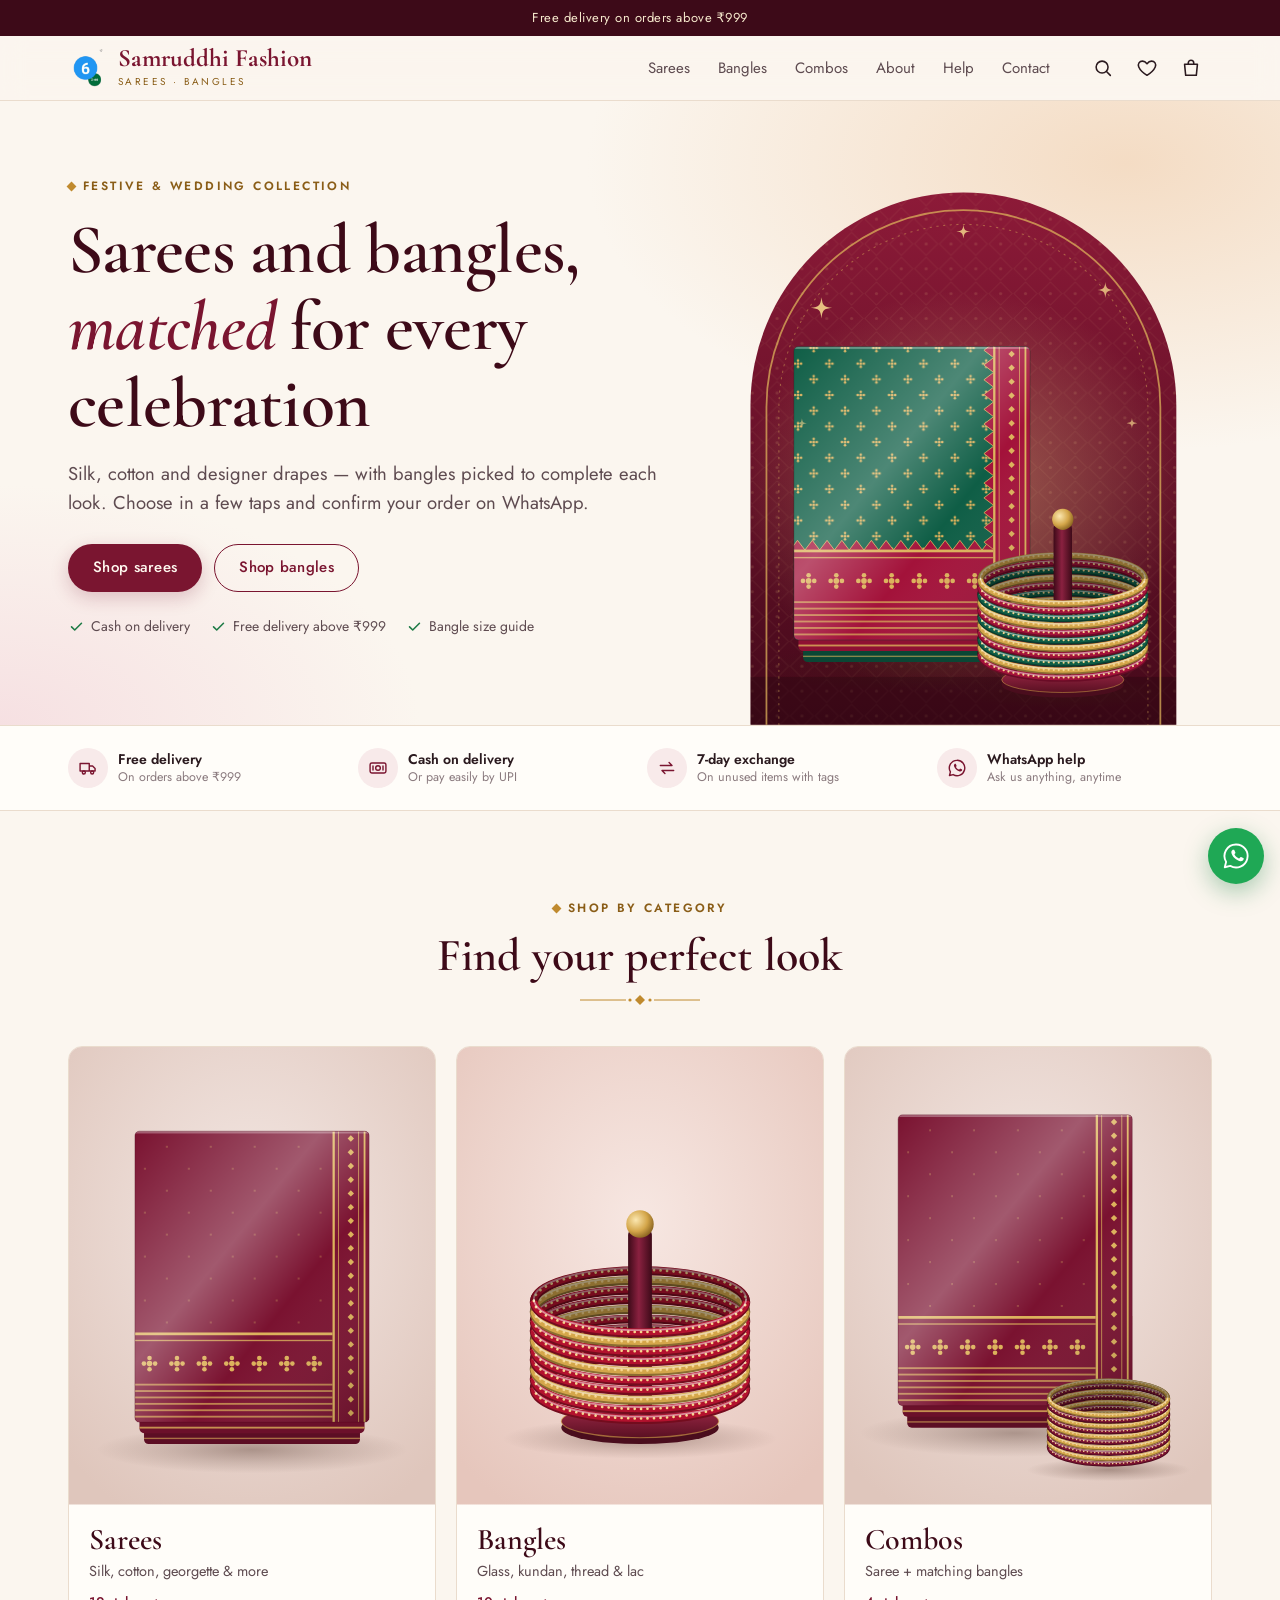
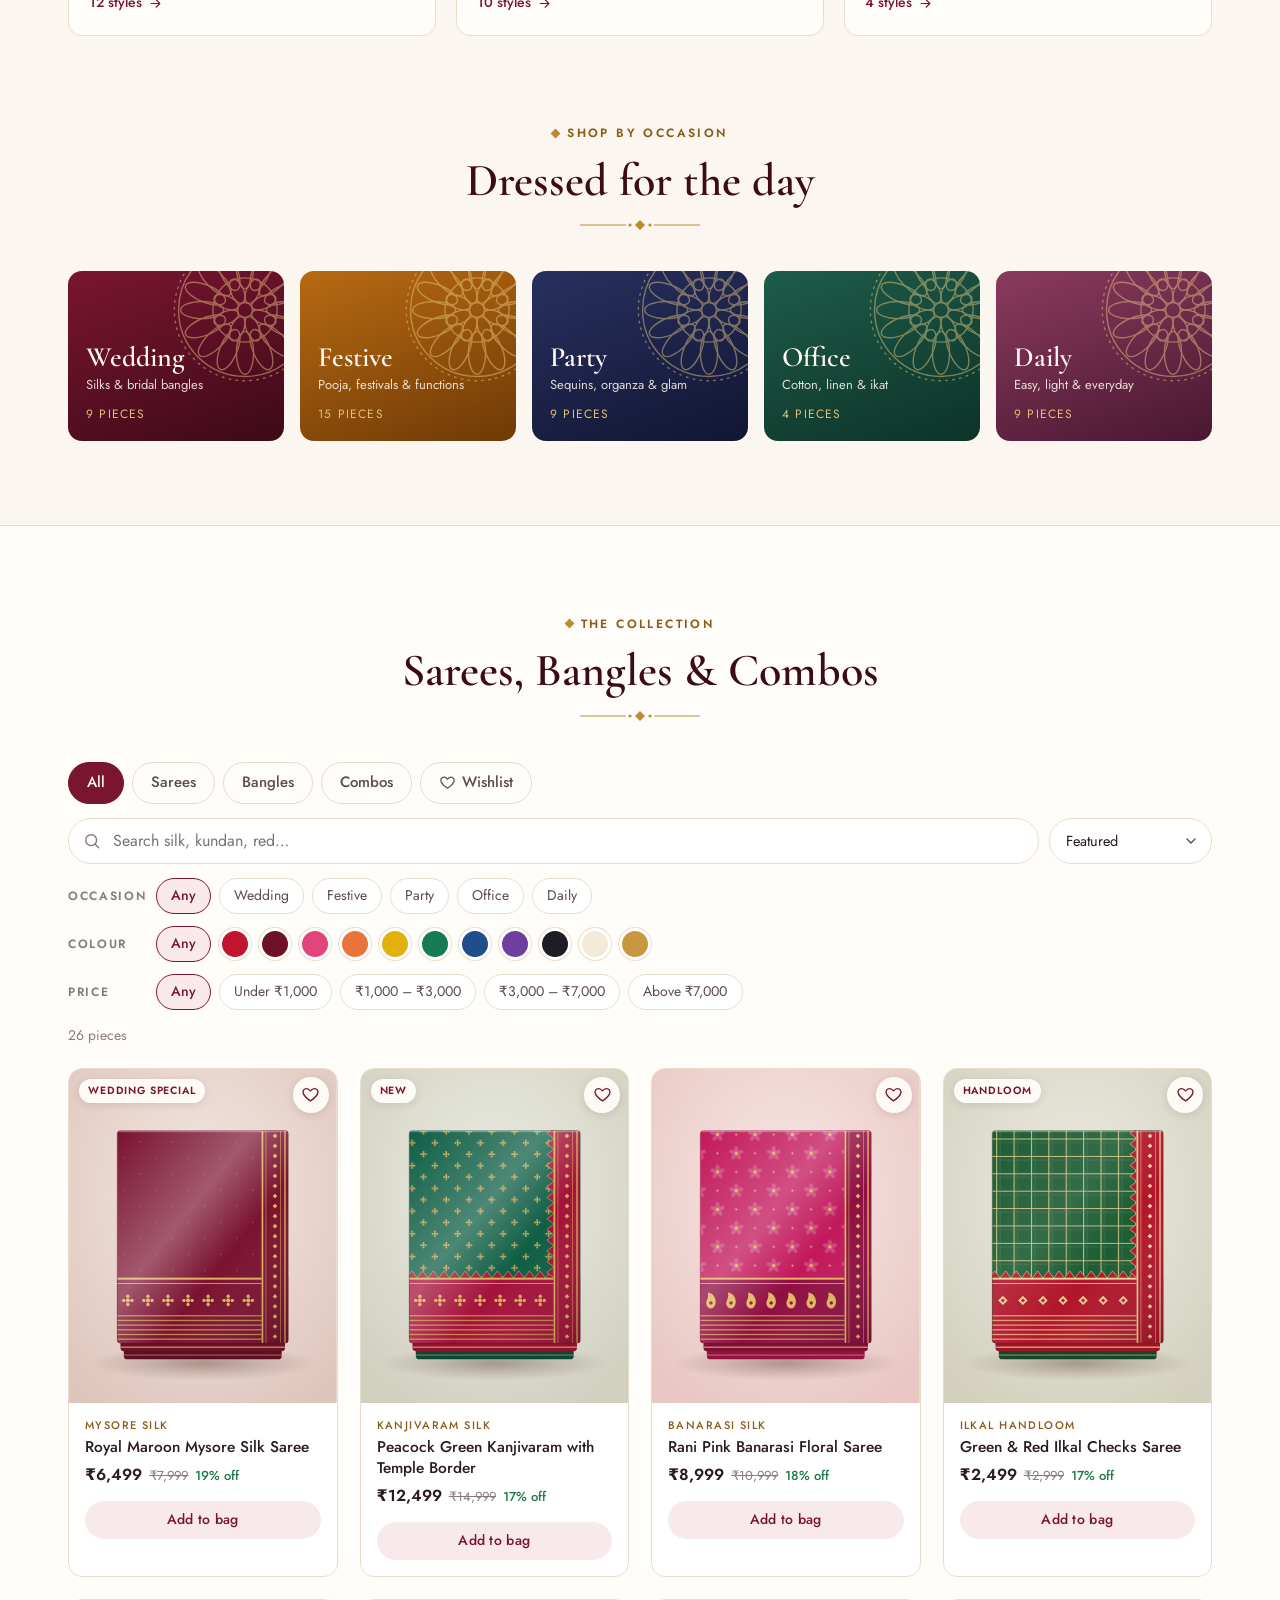
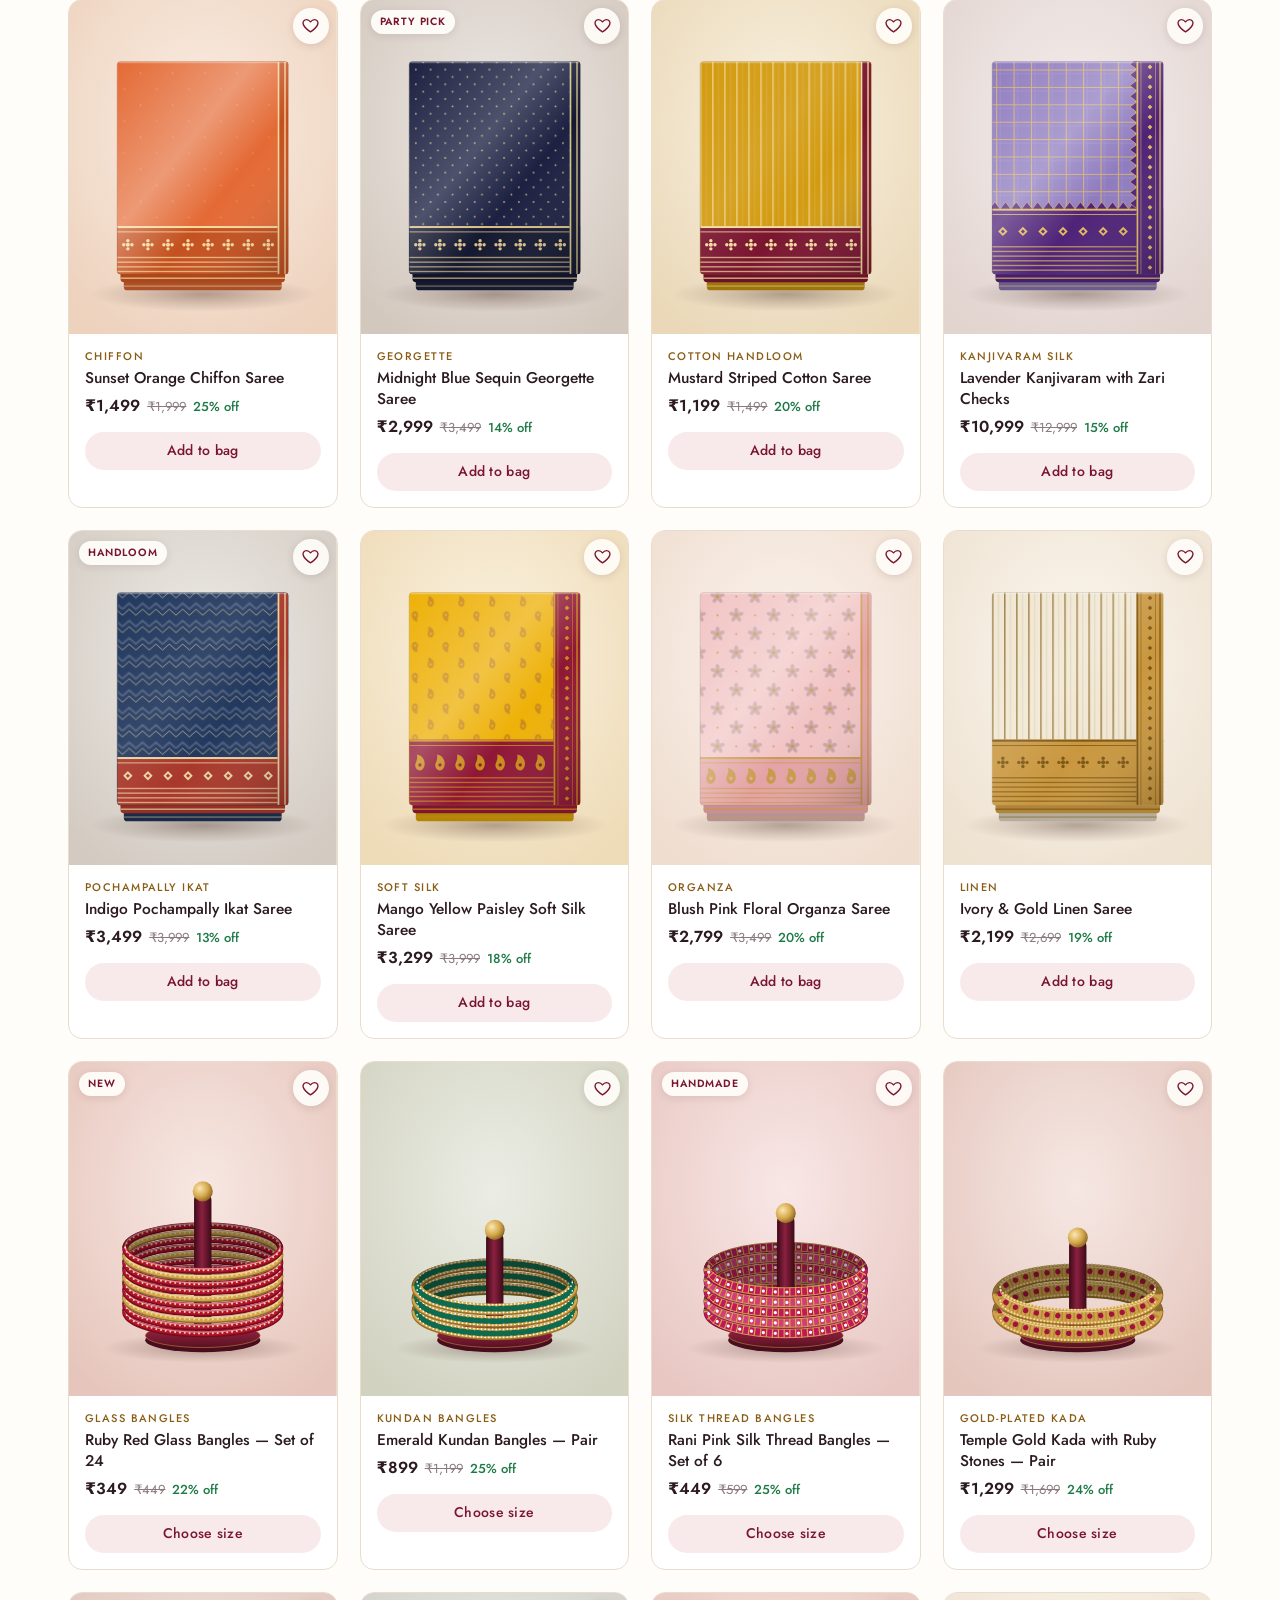
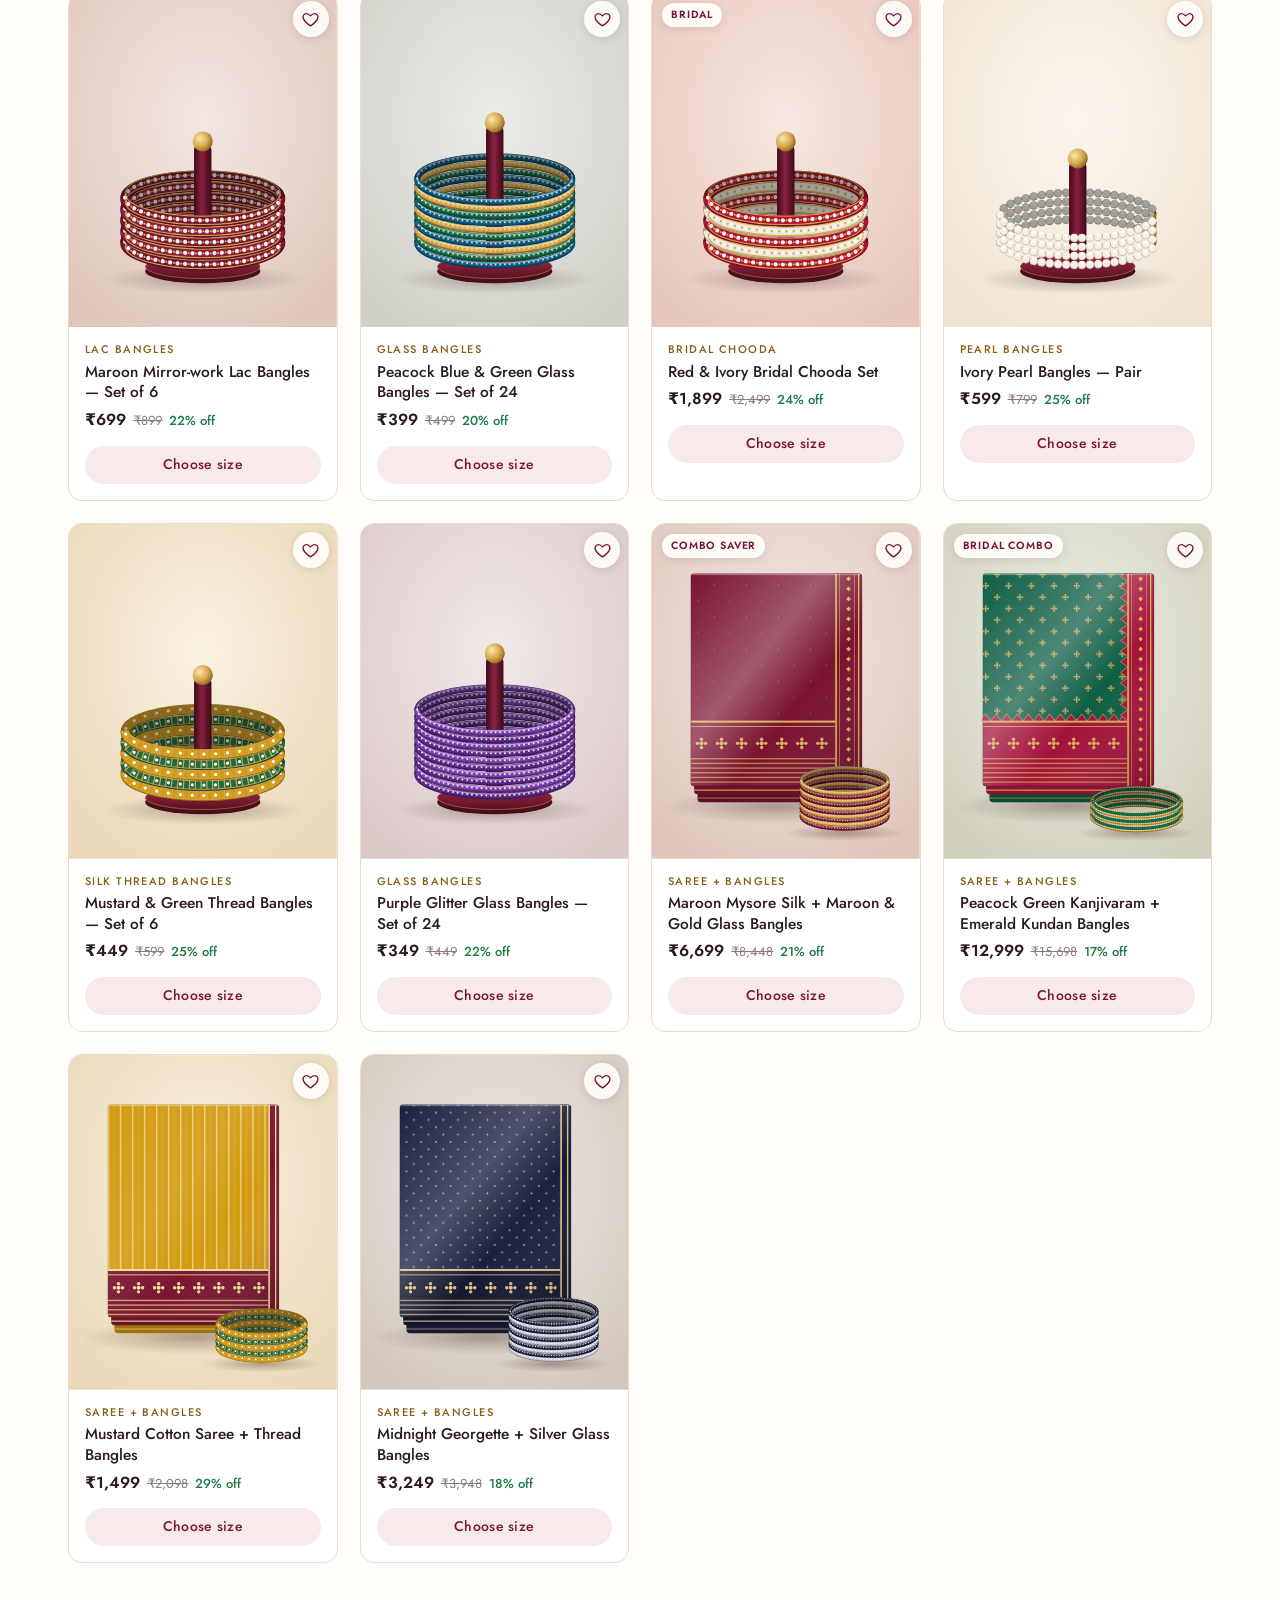
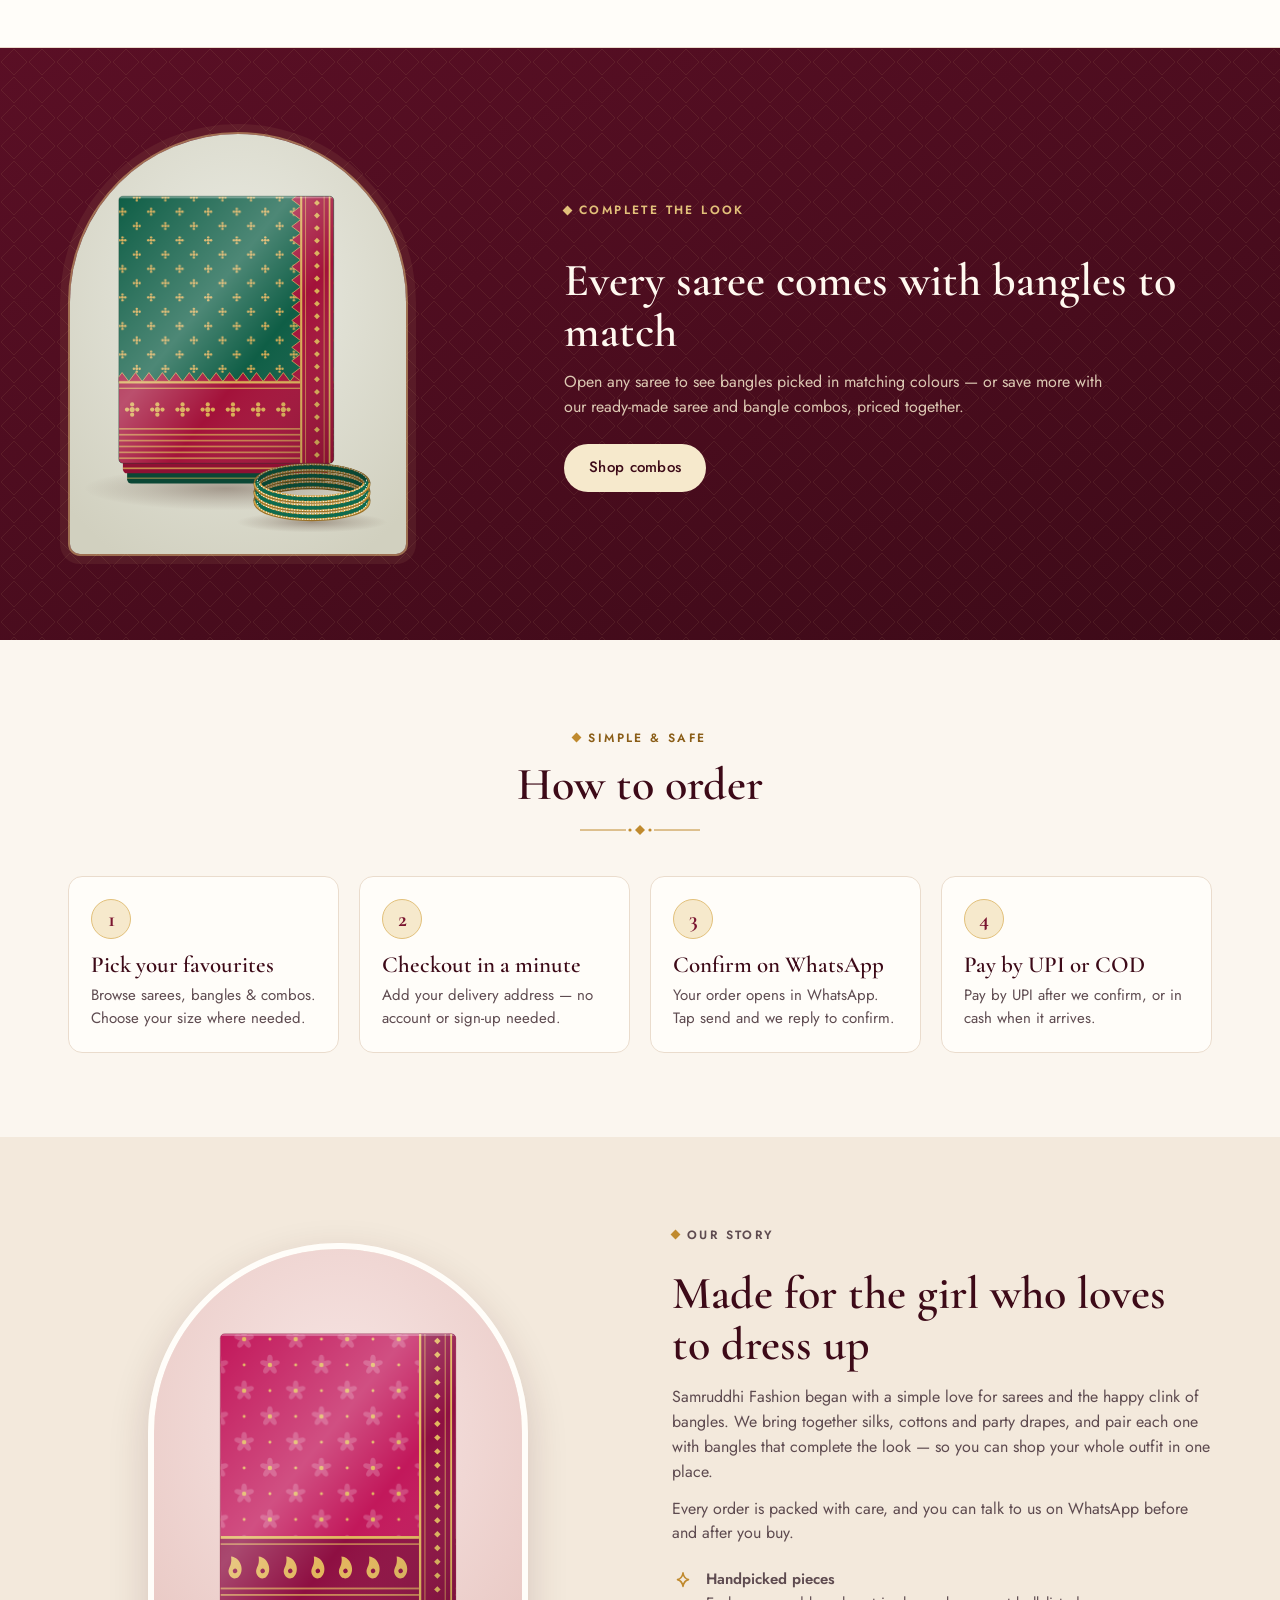
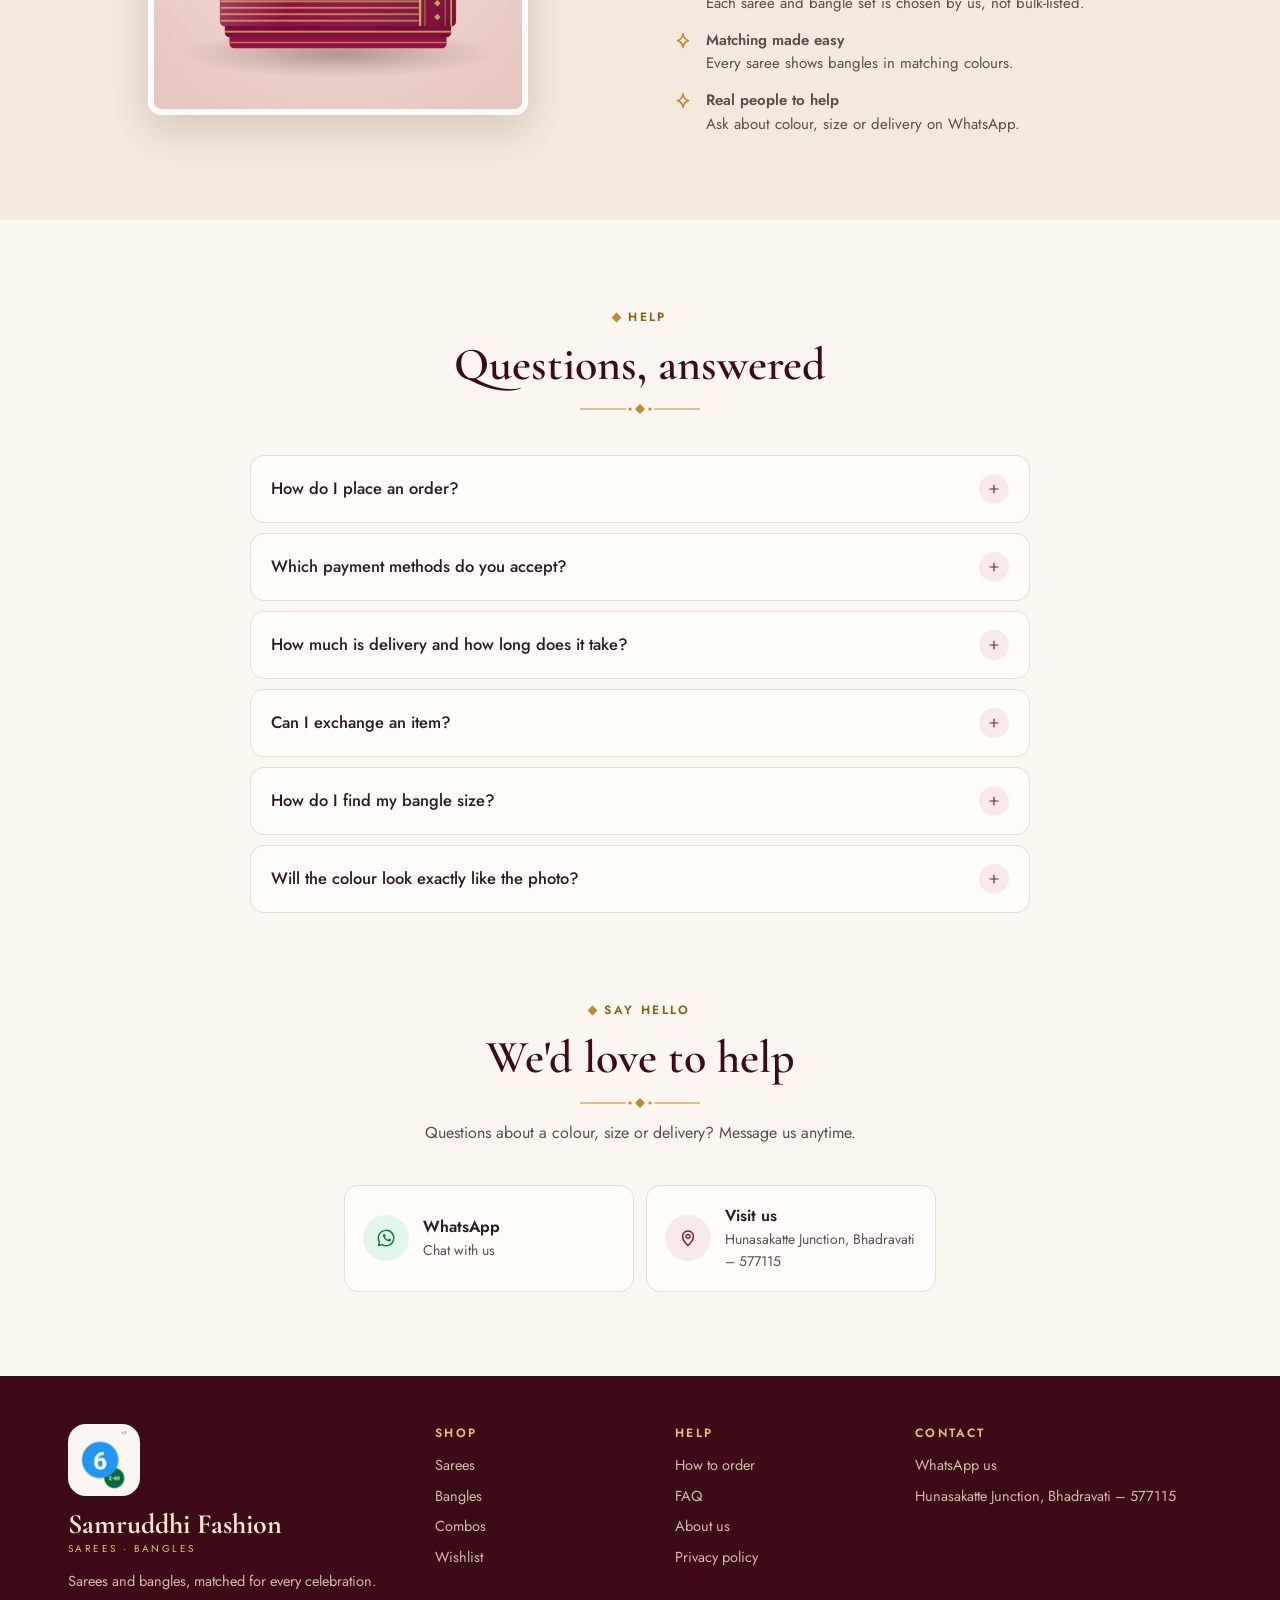
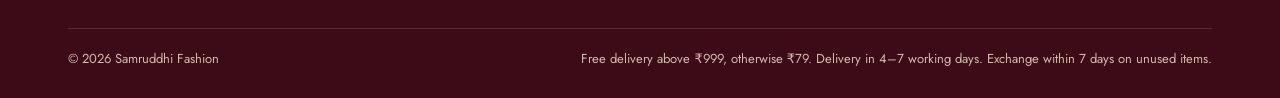
<file: index.html>
<!doctype html>
<html lang="en">
<head>
  <meta charset="utf-8">
  <meta name="viewport" content="width=device-width, initial-scale=1, viewport-fit=cover">
  <title>Samruddhi Fashion — Sarees &amp; Bangles</title>
  <meta name="description" content="Shop silk, cotton and designer sarees with matching bangles — glass, kundan, thread and lac. Order easily on WhatsApp, pay by UPI or cash on delivery.">
  <meta name="theme-color" content="#7a1530">
  <meta property="og:title" content="Samruddhi Fashion — Sarees & Bangles">
  <meta property="og:description" content="Sarees and bangles, matched for every celebration. Order on WhatsApp.">
  <meta property="og:type" content="website">
  <link rel="icon" type="image/png" href="images/logo.png">
  <link rel="apple-touch-icon" href="images/icons/apple-touch-icon.png">
  <link rel="manifest" href="manifest.webmanifest">
  <link rel="preconnect" href="https://fonts.googleapis.com">
  <link rel="preconnect" href="https://fonts.gstatic.com" crossorigin>
  <link rel="stylesheet" href="https://fonts.googleapis.com/css2?family=Cormorant+Garamond:ital,wght@0,500;0,600;0,700;1,500;1,600&family=Jost:wght@400;500;600&display=swap">
  <link rel="stylesheet" href="css/style.css">
</head>
<body>

  <div class="setup" id="setupBanner" hidden></div>
  <div class="announce" aria-live="off"><span id="announce"></span></div>

  <!-- ============================== HEADER ============================== -->
  <header class="header">
    <div class="wrap header-in">
      <button type="button" class="icon-btn only-mobile" id="menuBtn" aria-label="Open menu"><span data-i="menu"></span></button>
      <a class="logo" href="#top" aria-label="Home">
        <img class="logo-mark" src="images/logo.png" alt="" width="40" height="40">
        <span class="logo-text"><span class="logo-name" data-shop-name>Samruddhi Fashion</span><span class="logo-sub" data-shop-tagline>Sarees · Bangles</span></span>
      </a>
      <nav class="nav only-desktop" aria-label="Main">
        <span class="nav-cats" id="navCats"><a href="#shop" data-go="all">Shop</a></span>
        <a href="#about">About</a>
        <a href="#faq">Help</a>
        <a href="#contact">Contact</a>
      </nav>
      <div class="header-actions">
        <button type="button" class="icon-btn" id="searchBtn" aria-label="Search"><span data-i="search"></span></button>
        <button type="button" class="icon-btn" data-go="wishlist" aria-label="Wishlist"><span data-i="heart"></span><span class="dot" data-wish-count hidden></span></button>
        <button type="button" class="icon-btn" id="bagBtn" aria-label="Open bag"><span data-i="bag"></span><span class="dot" data-bag-count hidden></span></button>
      </div>
    </div>
  </header>

  <main id="top">
    <!-- ============================== HERO ============================== -->
    <section class="hero">
      <div class="wrap hero-in">
        <div class="hero-copy">
          <p class="eyebrow">Festive &amp; wedding collection</p>
          <h1>Sarees and bangles, <em>matched</em> for every celebration</h1>
          <p class="lead">Silk, cotton and designer drapes — with bangles picked to complete each look. Choose in a few taps and confirm your order on WhatsApp.</p>
          <div class="hero-cta">
            <a class="btn btn-primary" href="#shop" data-go="all" id="heroCta1">Shop now</a>
            <a class="btn btn-ghost" href="#shop" data-go="all" id="heroCta2" hidden>Shop</a>
          </div>
          <ul class="hero-points" id="heroPoints"></ul>
        </div>
        <div class="hero-art" id="heroArt"></div>
      </div>
    </section>

    <div class="trust-wrap"><ul class="trust" id="trust"></ul></div>

    <!-- ============================ CATEGORIES ============================ -->
    <section class="section" id="categories">
      <div class="wrap">
        <div class="section-head">
          <p class="eyebrow">Shop by category</p>
          <h2>Find your perfect look</h2>
        </div>
        <div class="cat-grid" id="catGrid"></div>
      </div>
    </section>

    <!-- ============================= OCCASIONS ============================= -->
    <section class="section occ-section" id="occasions">
      <div class="wrap">
        <div class="section-head">
          <p class="eyebrow">Shop by occasion</p>
          <h2>Dressed for the day</h2>
        </div>
        <div class="occ-grid" id="occGrid"></div>
      </div>
    </section>

    <!-- =============================== SHOP =============================== -->
    <section class="section shop" id="shop">
      <div class="wrap">
        <div class="section-head">
          <p class="eyebrow">The collection</p>
          <h2 id="shopHeading">Shop the collection</h2>
        </div>

        <div class="toolbar">
          <div class="tabs" id="catTabs" aria-label="Category"></div>
          <div class="tool-row">
            <label class="search">
              <span data-i="search"></span>
              <input id="searchInput" type="search" placeholder="Search silk, kundan, red…" autocomplete="off" enterkeyhint="search" aria-label="Search products">
            </label>
            <select class="select" id="sortSelect" aria-label="Sort by">
              <option value="featured">Featured</option>
              <option value="new">Newest</option>
              <option value="low">Price: low to high</option>
              <option value="high">Price: high to low</option>
              <option value="off">Biggest discount</option>
            </select>
            <button type="button" class="btn btn-outline only-mobile" id="filterToggle" aria-expanded="false" aria-controls="filterPanel">Filters <span id="filterCount"></span></button>
          </div>
          <div class="filter-panel" id="filterPanel">
            <div class="f-group"><span class="f-label">Occasion</span><div class="chips" id="occasionChips"></div></div>
            <div class="f-group"><span class="f-label">Colour</span><div class="chips" id="colorChips"></div></div>
            <div class="f-group"><span class="f-label">Price</span><div class="chips" id="priceChips"></div></div>
          </div>
          <div class="result-bar"><span id="resultCount" aria-live="polite"></span><button type="button" class="link-btn" id="clearFilters" hidden>Clear filters</button></div>
        </div>

        <div class="grid" id="grid"></div>
      </div>
    </section>

    <!-- ========================= COMPLETE THE LOOK ========================= -->
    <section class="section match" id="matchSection">
      <div class="wrap match-in">
        <div class="match-art" id="matchArt"></div>
        <div class="match-copy">
          <p class="eyebrow">Complete the look</p>
          <h2>Every saree comes with bangles to match</h2>
          <p>Open any saree to see bangles picked in matching colours — or save more with our ready-made saree and bangle combos, priced together.</p>
          <a class="btn btn-primary" href="#shop" data-go="all" id="matchCta">Shop combos</a>
        </div>
      </div>
    </section>

    <!-- =========================== HOW TO ORDER =========================== -->
    <section class="section" id="how">
      <div class="wrap">
        <div class="section-head">
          <p class="eyebrow">Simple &amp; safe</p>
          <h2>How to order</h2>
        </div>
        <ol class="steps" id="steps"></ol>
      </div>
    </section>

    <!-- =============================== ABOUT =============================== -->
    <section class="section about" id="about">
      <div class="wrap about-in">
        <div class="about-art"><div id="aboutArt"></div></div>
        <div class="about-copy">
          <p class="eyebrow">Our story</p>
          <h2 id="aboutTitle"></h2>
          <div id="aboutText"></div>
          <ul class="about-points" id="aboutPoints"></ul>
        </div>
      </div>
    </section>

    <!-- ================================ FAQ ================================ -->
    <section class="section" id="faq">
      <div class="wrap">
        <div class="section-head">
          <p class="eyebrow">Help</p>
          <h2>Questions, answered</h2>
        </div>
        <div class="faq-list" id="faqList"></div>
      </div>
    </section>

    <!-- ============================== CONTACT ============================== -->
    <section class="section contact" id="contact">
      <div class="wrap">
        <div class="section-head">
          <p class="eyebrow">Say hello</p>
          <h2>We'd love to help</h2>
          <p class="sub">Questions about a colour, size or delivery? Message us anytime.</p>
        </div>
        <div class="contact-grid" id="contactGrid"></div>
      </div>
    </section>
  </main>

  <!-- ============================== FOOTER ============================== -->
  <footer class="footer">
    <div class="wrap">
      <div class="footer-in">
        <div class="footer-brand">
          <img class="logo-mark footer-mark" src="images/logo.png" alt="" width="56" height="56">
          <span class="logo-text"><span class="logo-name" data-shop-name>Samruddhi Fashion</span><span class="logo-sub" data-shop-tagline>Sarees · Bangles</span></span>
          <p>Sarees and bangles, matched for every celebration.</p>
        </div>
        <div>
          <h4>Shop</h4>
          <ul id="footShop">
            <li><a href="#shop" data-go="all">All products</a></li>
            <li><a href="#shop" data-go="wishlist">Wishlist</a></li>
          </ul>
        </div>
        <div>
          <h4>Help</h4>
          <ul>
            <li><a href="#how">How to order</a></li>
            <li><a href="#faq">FAQ</a></li>
            <li><a href="#about">About us</a></li>
            <li><a href="privacy.html">Privacy policy</a></li>
          </ul>
        </div>
        <div>
          <h4>Contact</h4>
          <ul id="footContact"></ul>
        </div>
      </div>
      <div class="footer-bottom">
        <span>© <span id="year"></span> <span data-shop-name>Samruddhi Fashion</span></span>
        <span id="footPolicy"></span>
      </div>
    </div>
  </footer>

  <a class="wa-float" id="waFloat" href="#contact" target="_blank" rel="noopener" aria-label="Chat with us on WhatsApp"><span data-i="wa"></span></a>

  <!-- ========================== PRODUCT DETAILS ========================== -->
  <dialog class="modal" id="productModal">
    <button type="button" class="modal-close" data-close aria-label="Close"><span data-i="close"></span></button>
    <div id="pmBody"></div>
  </dialog>

  <!-- ================================ BAG ================================ -->
  <dialog class="drawer" id="bagDrawer" aria-labelledby="bagTitle">
    <div class="drawer-head">
      <h2 id="bagTitle">Your bag <span id="bagHeadCount"></span></h2>
      <button type="button" class="icon-btn" data-close aria-label="Close bag"><span data-i="close"></span></button>
    </div>
    <div class="drawer-body" id="bagItems"></div>
    <div class="drawer-foot" id="bagFoot">
      <div class="free-meter" id="freeMeter"></div>
      <div class="sum-row"><span>Items total</span><span id="bagSub"></span></div>
      <div class="sum-row"><span>Delivery</span><span id="bagDelivery"></span></div>
      <div class="sum-row total"><span>Total</span><span id="bagTotal"></span></div>
      <button type="button" class="btn btn-primary btn-block" id="checkoutBtn">Checkout</button>
      <p class="fine">No sign-up needed — you'll confirm your order on WhatsApp.</p>
    </div>
  </dialog>

  <!-- ============================== CHECKOUT ============================== -->
  <dialog class="modal modal-checkout" id="checkoutModal" aria-labelledby="coTitle">
    <button type="button" class="modal-close" data-close aria-label="Close"><span data-i="close"></span></button>
    <div class="co-wrap" id="coForm">
      <h2 id="coTitle">Delivery details</h2>
      <p class="sub">We'll send your order to WhatsApp so you can confirm it with us.</p>
      <form id="checkoutForm" class="co-grid">
        <div>
          <div class="field">
            <label for="f-name">Full name</label>
            <input id="f-name" name="name" required autocomplete="name" maxlength="60">
          </div>
          <div class="field">
            <label for="f-phone">Mobile number</label>
            <input id="f-phone" name="phone" type="tel" inputmode="tel" required autocomplete="tel" maxlength="16" placeholder="10-digit mobile number">
          </div>
          <div class="field">
            <label for="f-address">Address <small>(house no., street, area, landmark)</small></label>
            <textarea id="f-address" name="address" required autocomplete="street-address" maxlength="300"></textarea>
          </div>
          <div class="row2">
            <div class="field">
              <label for="f-city">City</label>
              <input id="f-city" name="city" required autocomplete="address-level2" maxlength="40">
            </div>
            <div class="field">
              <label for="f-pin">Pincode</label>
              <input id="f-pin" name="pincode" required inputmode="numeric" autocomplete="postal-code" pattern="[1-9][0-9]{5}" maxlength="6" title="6-digit pincode">
            </div>
          </div>
          <div class="field">
            <label for="f-note">Note <small>(optional — gift message, preferred delivery time)</small></label>
            <input id="f-note" name="note" maxlength="200">
          </div>
          <fieldset class="pay">
            <legend>Payment</legend>
            <label class="pay-opt"><input type="radio" name="payment" value="upi" checked><span><strong>UPI</strong><small>Google Pay, PhonePe, Paytm — pay after we confirm</small></span></label>
            <label class="pay-opt" id="codOpt"><input type="radio" name="payment" value="cod"><span><strong>Cash on delivery</strong><small id="codNote">Pay when your order arrives</small></span></label>
          </fieldset>
        </div>
        <div>
          <div class="co-summary" id="coSummary"></div>
          <div class="co-submit">
            <p class="form-error" id="coError" hidden></p>
            <button type="submit" class="btn btn-wa btn-block"><span data-i="wa"></span> Place order on WhatsApp</button>
            <p class="fine">Your details are only sent to us, in this WhatsApp message.</p>
          </div>
        </div>
      </form>
    </div>
    <div id="coDone" hidden></div>
  </dialog>

  <!-- ============================ MOBILE MENU ============================ -->
  <dialog class="drawer drawer-left" id="menuDrawer" aria-label="Menu">
    <div class="drawer-head">
      <img class="logo-mark" src="images/logo.png" alt="" width="40" height="40">
      <span class="logo-text menu-logo-text"><span class="logo-name" data-shop-name>Samruddhi Fashion</span><span class="logo-sub" data-shop-tagline>Sarees · Bangles</span></span>
      <button type="button" class="icon-btn" data-close aria-label="Close menu"><span data-i="close"></span></button>
    </div>
    <ul class="menu-links">
      <li id="menuCats"><a href="#shop" data-go="all">All products</a></li>
      <li><a href="#shop" data-go="wishlist">Wishlist</a></li>
      <li><a href="#about" data-close>About us</a></li>
      <li><a href="#faq" data-close>Help &amp; FAQ</a></li>
      <li><a href="#contact" data-close>Contact</a></li>
    </ul>
    <div class="menu-foot" id="menuFoot"></div>
  </dialog>

  <div class="toast" id="toast" popover="manual" role="status" aria-live="polite"></div>

  <script src="js/shop-config.js"></script>
  <script src="js/products.js"></script>
  <script src="js/art.js"></script>
  <script src="js/app.js"></script>
</body>
</html>
</file>
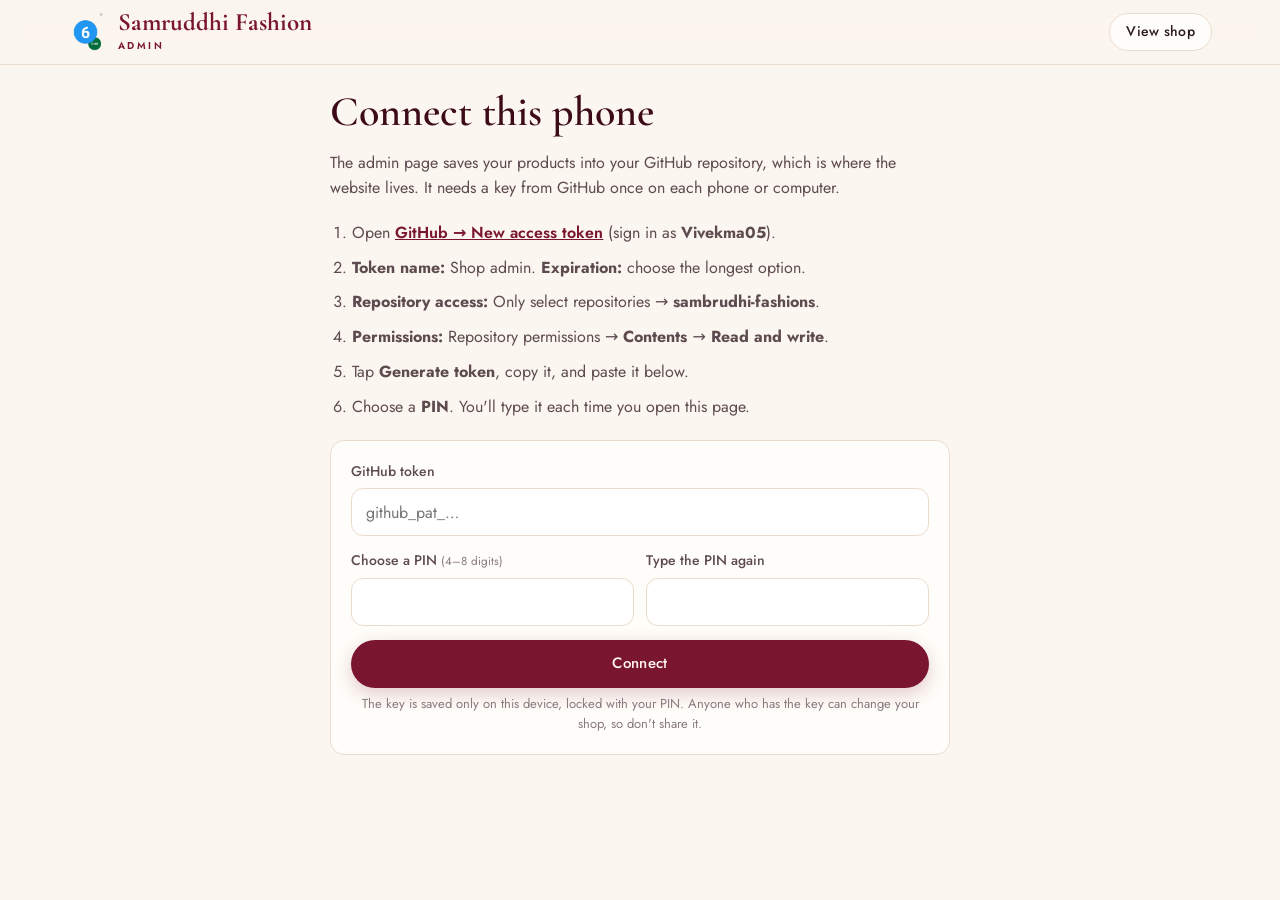
<file: admin.html>
<!doctype html>
<html lang="en">
<head>
  <meta charset="utf-8">
  <meta name="viewport" content="width=device-width, initial-scale=1, viewport-fit=cover">
  <title>Shop admin</title>
  <meta name="robots" content="noindex, nofollow">
  <meta name="theme-color" content="#7a1530">
  <link rel="icon" type="image/png" href="images/logo.png">
  <link rel="apple-touch-icon" href="images/logo.png">
  <link rel="preconnect" href="https://fonts.googleapis.com">
  <link rel="preconnect" href="https://fonts.gstatic.com" crossorigin>
  <link rel="stylesheet" href="https://fonts.googleapis.com/css2?family=Cormorant+Garamond:wght@600;700&family=Jost:wght@400;500;600&display=swap">
  <link rel="stylesheet" href="css/style.css">
  <link rel="stylesheet" href="css/admin.css">
</head>
<body class="admin">

  <header class="header">
    <div class="wrap header-in">
      <a class="logo" href="index.html" target="_blank" rel="noopener">
        <img class="logo-mark" src="images/logo.png" alt="" width="40" height="40">
        <span class="logo-text"><span class="logo-name" data-shop-name>Samruddhi Fashion</span><span class="logo-sub">Admin</span></span>
      </a>
      <div class="header-actions">
        <a class="btn btn-outline btn-sm" href="index.html" target="_blank" rel="noopener">View shop</a>
        <button type="button" class="icon-btn" id="lockBtn" aria-label="Lock the admin page" title="Lock" hidden><span data-i="lock"></span></button>
      </div>
    </div>
  </header>

  <main class="wrap admin-main">

    <!-- ---------------- one-time connect ---------------- -->
    <section id="connectView" class="connect" hidden>
      <h1>Connect this phone</h1>
      <p class="muted">The admin page saves your products into your GitHub repository, which is where the website lives. It needs a key from GitHub once on each phone or computer.</p>
      <ol class="connect-steps">
        <li>Open <a href="https://github.com/settings/personal-access-tokens/new" target="_blank" rel="noopener">GitHub → New access token</a> (sign in as <strong id="repoOwner"></strong>).</li>
        <li><strong>Token name:</strong> Shop admin. <strong>Expiration:</strong> choose the longest option.</li>
        <li><strong>Repository access:</strong> Only select repositories → <strong id="repoName"></strong>.</li>
        <li><strong>Permissions:</strong> Repository permissions → <strong>Contents</strong> → <strong>Read and write</strong>.</li>
        <li>Tap <strong>Generate token</strong>, copy it, and paste it below.</li>
        <li>Choose a <strong>PIN</strong>. You'll type it each time you open this page.</li>
      </ol>
      <form id="connectForm" class="connect-form">
        <div class="field">
          <label for="tokenInput">GitHub token</label>
          <input id="tokenInput" name="token" required autocomplete="off" autocapitalize="off" spellcheck="false" placeholder="github_pat_…">
        </div>
        <div class="row2">
          <div class="field">
            <label for="newPin">Choose a PIN <small>(4–8 digits)</small></label>
            <input id="newPin" name="pin" class="pin-input" type="password" inputmode="numeric" autocomplete="new-password" maxlength="8" required>
          </div>
          <div class="field">
            <label for="newPin2">Type the PIN again</label>
            <input id="newPin2" name="pin2" class="pin-input" type="password" inputmode="numeric" autocomplete="new-password" maxlength="8" required>
          </div>
        </div>
        <p class="form-error" id="connectError" hidden></p>
        <button type="submit" class="btn btn-primary btn-block" id="connectBtn">Connect</button>
        <p class="fine">The key is saved only on this device, locked with your PIN. Anyone who has the key can change your shop, so don't share it.</p>
      </form>
    </section>

    <!-- ---------------- PIN lock ---------------- -->
    <section id="pinView" class="connect pin-view" hidden>
      <div class="pin-ico" aria-hidden="true"><span data-i="lock"></span></div>
      <h1 id="pinTitle">Enter your PIN</h1>
      <p class="muted" id="pinText">The admin page is locked. Type your PIN to manage products.</p>
      <form id="pinForm" class="connect-form">
        <div class="field">
          <label for="pinInput" id="pinLabel">PIN</label>
          <input id="pinInput" class="pin-input" type="password" inputmode="numeric" autocomplete="off" maxlength="8" required>
        </div>
        <div class="field" id="pin2Field" hidden>
          <label for="pinInput2">Type the PIN again</label>
          <input id="pinInput2" class="pin-input" type="password" inputmode="numeric" autocomplete="off" maxlength="8">
        </div>
        <p class="form-error" id="pinError" hidden></p>
        <button type="submit" class="btn btn-primary btn-block" id="pinSubmit">Unlock</button>
      </form>
      <button type="button" class="link-btn" id="forgotPin">Forgot your PIN? Disconnect this phone</button>
    </section>

    <!-- ---------------- loading ---------------- -->
    <section id="loadingView" class="loading">
      <div class="spinner" aria-hidden="true"></div>
      <p id="loadingText">Loading…</p>
    </section>

    <!-- ---------------- product list ---------------- -->
    <section id="listView" hidden>
      <div class="admin-top">
        <div>
          <h1>Products</h1>
          <p class="muted" id="countLine"></p>
        </div>
        <div class="top-actions">
          <button type="button" class="btn btn-outline" id="catsBtn"><span data-i="tag"></span> Categories</button>
          <button type="button" class="btn btn-primary" id="addBtn"><span data-i="plus"></span> Add product</button>
        </div>
      </div>

      <div class="sample-banner" id="sampleBanner" hidden>
        <p><strong id="sampleCount"></strong> The site started with these sample items. Delete them once your own products are in.</p>
        <button type="button" class="btn btn-outline btn-sm" id="removeSamples">Remove all samples</button>
      </div>

      <div class="admin-filters">
        <div class="tabs" id="adminTabs"></div>
        <label class="search">
          <span data-i="search"></span>
          <input id="adminSearch" type="search" placeholder="Search products" autocomplete="off" aria-label="Search products">
        </label>
      </div>

      <div class="plist" id="plist"></div>
      <p class="fine admin-foot">Changes show on the website about 1–2 minutes after saving. <span id="repoLine"></span></p>
      <p class="admin-foot center"><button type="button" class="link-btn" id="disconnectBtn">Disconnect this phone</button></p>
    </section>
  </main>

  <!-- ---------------- add / edit product ---------------- -->
  <dialog class="modal editor" id="editor" aria-labelledby="edTitle">
    <button type="button" class="modal-close" data-close aria-label="Close"><span data-i="close"></span></button>
    <form id="editForm" class="ed-wrap" novalidate>
      <h2 id="edTitle">Add product</h2>

      <fieldset class="ed-block">
        <legend>Category</legend>
        <div class="seg" id="edCat"></div>
      </fieldset>

      <div class="ed-block">
        <div class="ed-label">Photos <small>(first photo is the main one · up to 6)</small></div>
        <div class="photos" id="edPhotos"></div>
        <p class="fine left" id="photoNote">No photo? The shop shows a drawing in the colour you pick below.</p>
      </div>

      <div class="field">
        <label for="edName">Product name</label>
        <input id="edName" name="name" required maxlength="90" placeholder="e.g. Royal Maroon Mysore Silk Saree">
      </div>
      <div class="field">
        <label for="edType">Type / fabric <small>(small label above the name)</small></label>
        <input id="edType" name="type" maxlength="40" list="typeList" placeholder="e.g. Mysore Silk, Glass Bangles">
        <datalist id="typeList"></datalist>
      </div>
      <div class="row2">
        <div class="field">
          <label for="edPrice">Selling price (₹)</label>
          <input id="edPrice" name="price" type="number" inputmode="numeric" min="1" step="1" required placeholder="e.g. 2499">
        </div>
        <div class="field">
          <label for="edMrp">Original price (₹) <small>optional</small></label>
          <input id="edMrp" name="mrp" type="number" inputmode="numeric" min="1" step="1" placeholder="e.g. 2999">
        </div>
      </div>
      <p class="fine left ed-off" id="edOff"></p>

      <div class="field">
        <label for="edDesc">Description</label>
        <textarea id="edDesc" name="description" maxlength="600" placeholder="Colour, fabric, work, what it's perfect for…"></textarea>
      </div>
      <div class="field">
        <label for="edDetails">Details <small>(one per line)</small></label>
        <textarea id="edDetails" name="details" maxlength="600" placeholder="Fabric: Pure silk&#10;Length: 5.5 m + 0.8 m blouse piece&#10;Care: Dry clean only"></textarea>
      </div>

      <fieldset class="ed-block" id="sizeBlock">
        <legend>Sizes available <small>(customers must pick one)</small></legend>
        <div class="checks" id="edSizes"></div>
      </fieldset>

      <fieldset class="ed-block">
        <legend>Colours <small>(for the colour filter and matching)</small></legend>
        <div class="checks" id="edColors"></div>
      </fieldset>

      <fieldset class="ed-block">
        <legend>Occasions</legend>
        <div class="checks" id="edOcc"></div>
      </fieldset>

      <div class="field">
        <label for="edBadge">Label on photo <small>optional</small></label>
        <input id="edBadge" name="badge" maxlength="18" list="badgeList" placeholder="e.g. New, Bridal, Handloom">
        <datalist id="badgeList"><option value="New"><option value="Bridal"><option value="Handloom"><option value="Wedding special"><option value="Limited stock"></datalist>
      </div>

      <div class="ed-block toggles">
        <label class="switch-row"><span><strong>In stock</strong><small>Turn off to show "Sold out"</small></span><span class="switch"><input type="checkbox" name="inStock" checked><span></span></span></label>
        <label class="switch-row"><span><strong>New arrival</strong><small>Shows first when customers sort by Newest</small></span><span class="switch"><input type="checkbox" name="isNew"><span></span></span></label>
      </div>

      <p class="form-error" id="edError" hidden></p>
      <div class="ed-actions">
        <button type="button" class="btn btn-outline danger" id="edDelete" hidden><span data-i="trash"></span> Delete</button>
        <button type="submit" class="btn btn-primary grow" id="edSave">Save product</button>
      </div>
    </form>
  </dialog>

  <!-- ---------------- categories ---------------- -->
  <dialog class="modal cats-dialog" id="catsDialog" aria-labelledby="catsTitle">
    <button type="button" class="modal-close" data-close aria-label="Close"><span data-i="close"></span></button>
    <div class="ed-wrap">
      <h2 id="catsTitle">Categories</h2>
      <p class="muted cats-intro">These are the sections of your shop: the menu, the tabs and the category cards. Categories with no products stay hidden from customers.</p>
      <div class="cat-list" id="catList"></div>
      <div class="ed-actions">
        <button type="button" class="btn btn-primary grow" id="addCatBtn"><span data-i="plus"></span> Add category</button>
      </div>
    </div>
  </dialog>

  <dialog class="modal cat-editor" id="catEditor" aria-labelledby="ceTitle">
    <button type="button" class="modal-close" data-close aria-label="Close"><span data-i="close"></span></button>
    <form id="catForm" class="ed-wrap" novalidate>
      <h2 id="ceTitle">Add category</h2>
      <div class="field">
        <label for="ceName">Category name</label>
        <input id="ceName" name="name" required maxlength="30" placeholder="e.g. Kurtis, Blouses, Earrings">
      </div>
      <div class="field">
        <label for="ceDesc">Short description <small>(shown on the category card · optional)</small></label>
        <input id="ceDesc" name="description" maxlength="60" placeholder="e.g. Cotton & rayon kurtis for every day">
      </div>
      <div class="field">
        <label for="ceSizes">Sizes <small>(separate with commas · leave empty if no sizes)</small></label>
        <input id="ceSizes" name="sizes" maxlength="120" placeholder="e.g. S, M, L, XL, XXL">
        <div class="presets">
          <button type="button" class="chip" data-preset="S, M, L, XL, XXL">Clothing S–XXL</button>
          <button type="button" class="chip" data-preset="2.2, 2.4, 2.6, 2.8, 2.10">Bangles 2.2–2.10</button>
          <button type="button" class="chip" data-preset="32, 34, 36, 38, 40, 42">Blouse 32–42</button>
          <button type="button" class="chip" data-preset="Free size">Free size</button>
          <button type="button" class="chip" data-preset="">No sizes</button>
        </div>
      </div>
      <fieldset class="ed-block">
        <legend>Picture for items without a photo</legend>
        <div class="seg seg-wrap" id="ceArt">
          <label><input type="radio" name="art" value="saree"><span>Saree</span></label>
          <label><input type="radio" name="art" value="bangles"><span>Bangles</span></label>
          <label><input type="radio" name="art" value="combo"><span>Saree + bangles</span></label>
          <label><input type="radio" name="art" value="plain" checked><span>Simple pattern</span></label>
        </div>
      </fieldset>
      <div class="ed-block delete-box" id="ceDeleteBox" hidden>
        <p id="ceDeleteText"></p>
        <div class="field" id="ceMoveField">
          <label for="ceMoveTo">Move its products to</label>
          <select id="ceMoveTo" class="select"></select>
        </div>
        <button type="button" class="btn btn-outline danger btn-block" id="ceDelete"><span data-i="trash"></span> Delete this category</button>
      </div>
      <p class="form-error" id="ceError" hidden></p>
      <div class="ed-actions">
        <button type="submit" class="btn btn-primary grow" id="ceSave">Save category</button>
      </div>
    </form>
  </dialog>

  <div class="busy" id="busy" popover="manual" aria-live="assertive"><div class="busy-card"><div class="spinner" aria-hidden="true"></div><p id="busyText">Saving…</p><small>Please keep this page open</small></div></div>
  <div class="toast" id="toast" popover="manual" role="status" aria-live="polite"></div>

  <script src="js/shop-config.js"></script>
  <script src="js/art.js"></script>
  <script src="js/admin.js"></script>
</body>
</html>
</file>
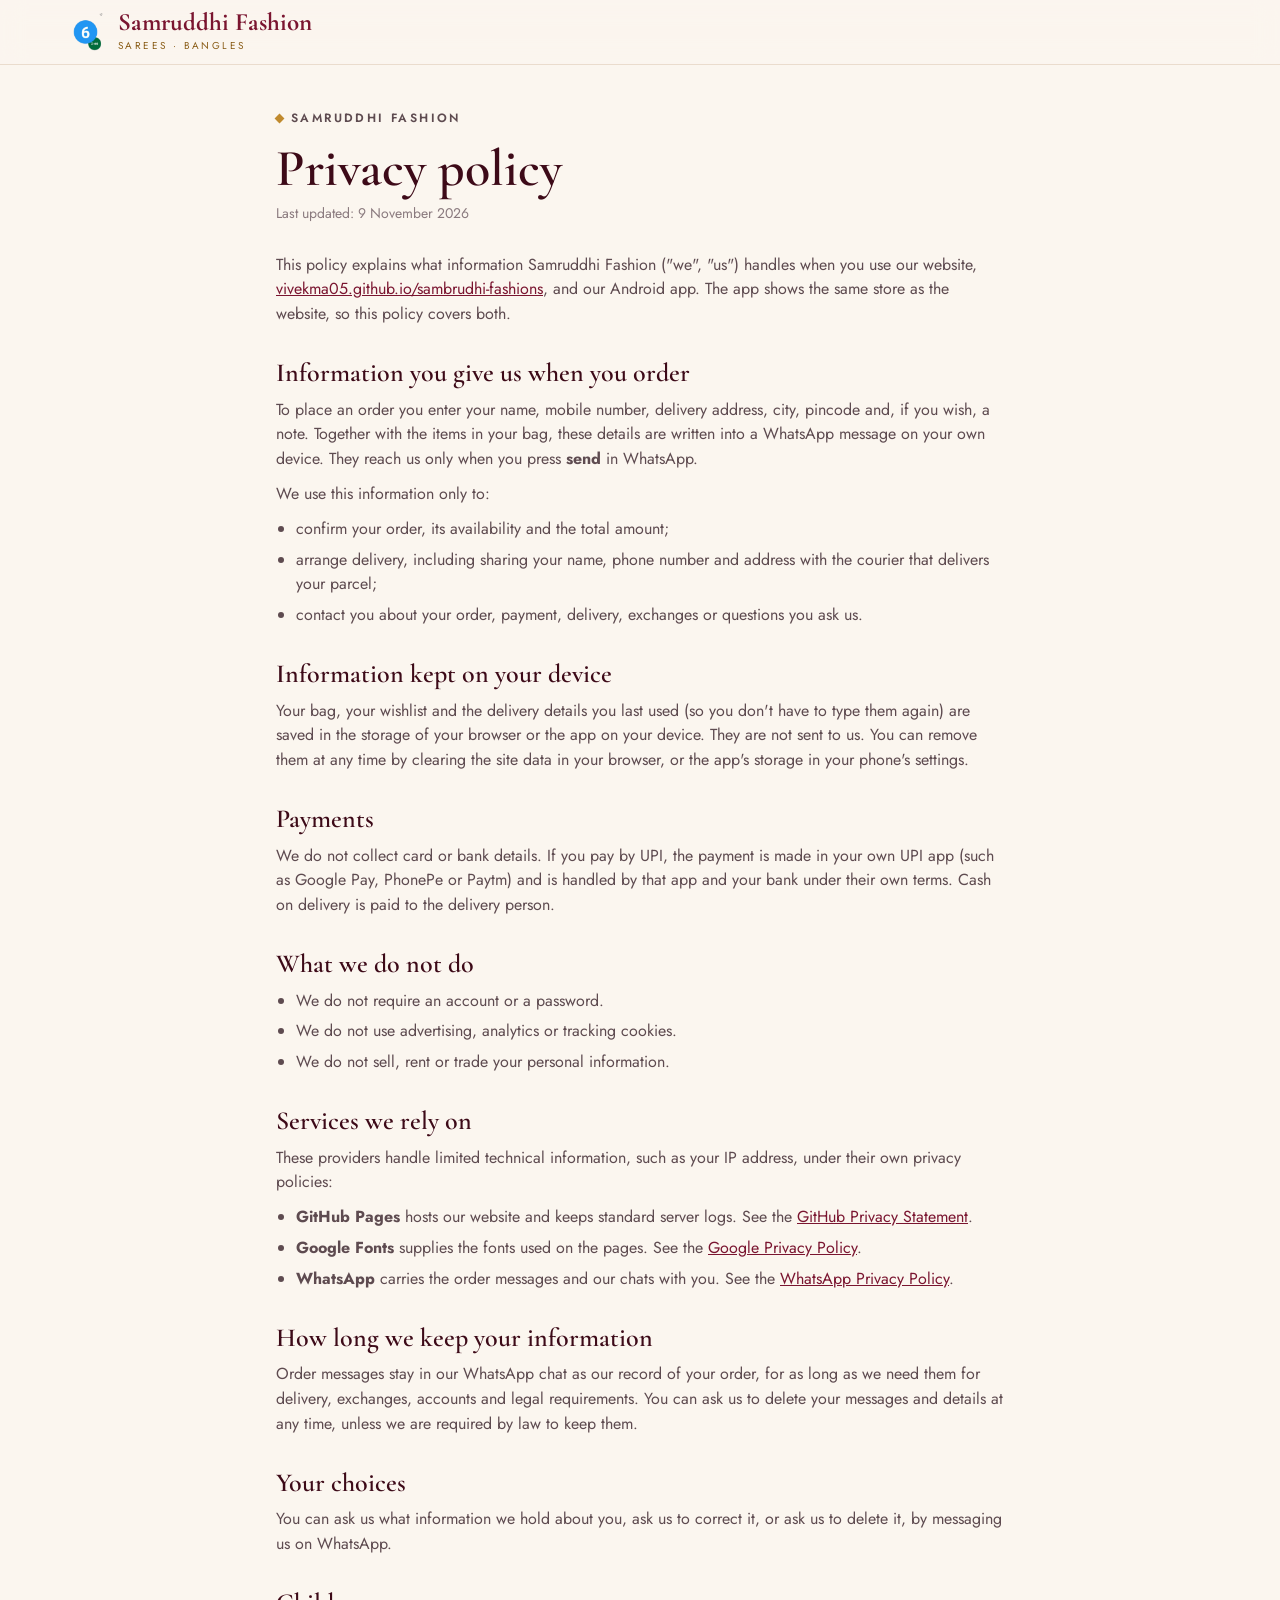
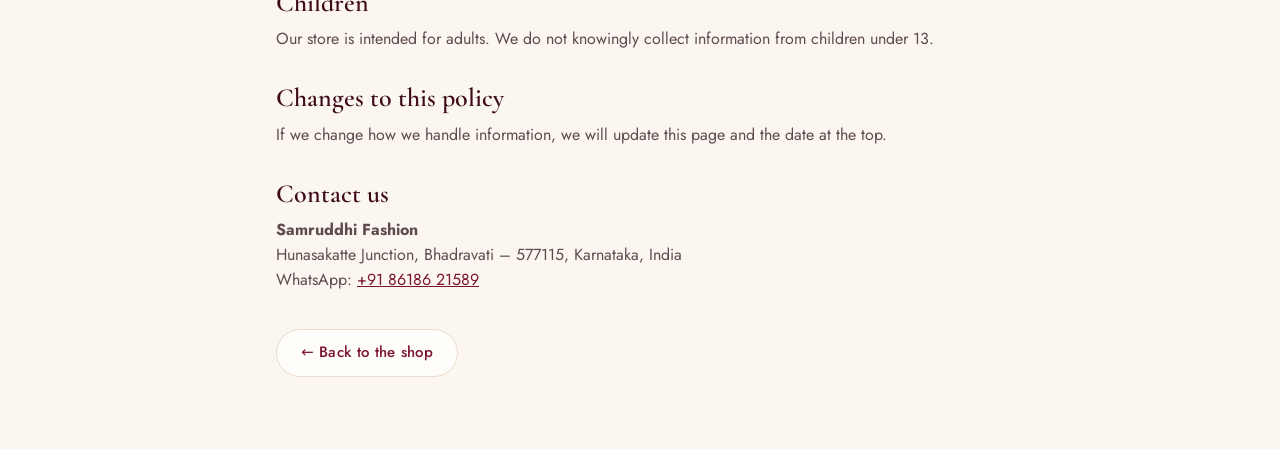
<file: privacy.html>
<!doctype html>
<html lang="en">
<head>
  <meta charset="utf-8">
  <meta name="viewport" content="width=device-width, initial-scale=1, viewport-fit=cover">
  <title>Privacy policy — Samruddhi Fashion</title>
  <meta name="description" content="How Samruddhi Fashion handles your information on its website and Android app.">
  <meta name="theme-color" content="#7a1530">
  <link rel="icon" type="image/png" href="images/logo.png">
  <link rel="manifest" href="manifest.webmanifest">
  <link rel="preconnect" href="https://fonts.googleapis.com">
  <link rel="preconnect" href="https://fonts.gstatic.com" crossorigin>
  <link rel="stylesheet" href="https://fonts.googleapis.com/css2?family=Cormorant+Garamond:wght@600;700&family=Jost:wght@400;500;600&display=swap">
  <link rel="stylesheet" href="css/style.css">
  <style>
    .policy { max-width: 760px; margin: 0 auto; padding: 40px 16px 72px; }
    .policy h1 { font-size: clamp(36px, 6vw, 52px); margin: 10px 0 6px; }
    .policy .updated { color: var(--muted); font-size: 14px; margin-bottom: 28px; }
    .policy h2 { font-size: 26px; margin: 32px 0 10px; }
    .policy p, .policy li { color: var(--ink-2); }
    .policy p + p { margin-top: 10px; }
    .policy ul { padding-left: 20px; display: grid; gap: 6px; margin: 10px 0 0; }
    .policy a { color: var(--maroon); }
    .policy .back { display: inline-flex; margin-top: 36px; }
  </style>
</head>
<body>
  <header class="header">
    <div class="wrap header-in">
      <a class="logo" href="./">
        <img class="logo-mark" src="images/logo.png" alt="" width="40" height="40">
        <span class="logo-text"><span class="logo-name">Samruddhi Fashion</span><span class="logo-sub">Sarees · Bangles</span></span>
      </a>
    </div>
  </header>

  <main class="policy">
    <p class="eyebrow">Samruddhi Fashion</p>
    <h1>Privacy policy</h1>
    <p class="updated">Last updated: 9 November 2026</p>

    <p>This policy explains what information Samruddhi Fashion ("we", "us") handles when you use our website, <a href="https://vivekma05.github.io/sambrudhi-fashions/">vivekma05.github.io/sambrudhi-fashions</a>, and our Android app. The app shows the same store as the website, so this policy covers both.</p>

    <h2>Information you give us when you order</h2>
    <p>To place an order you enter your name, mobile number, delivery address, city, pincode and, if you wish, a note. Together with the items in your bag, these details are written into a WhatsApp message on your own device. They reach us only when you press <strong>send</strong> in WhatsApp.</p>
    <p>We use this information only to:</p>
    <ul>
      <li>confirm your order, its availability and the total amount;</li>
      <li>arrange delivery, including sharing your name, phone number and address with the courier that delivers your parcel;</li>
      <li>contact you about your order, payment, delivery, exchanges or questions you ask us.</li>
    </ul>

    <h2>Information kept on your device</h2>
    <p>Your bag, your wishlist and the delivery details you last used (so you don't have to type them again) are saved in the storage of your browser or the app on your device. They are not sent to us. You can remove them at any time by clearing the site data in your browser, or the app's storage in your phone's settings.</p>

    <h2>Payments</h2>
    <p>We do not collect card or bank details. If you pay by UPI, the payment is made in your own UPI app (such as Google Pay, PhonePe or Paytm) and is handled by that app and your bank under their own terms. Cash on delivery is paid to the delivery person.</p>

    <h2>What we do not do</h2>
    <ul>
      <li>We do not require an account or a password.</li>
      <li>We do not use advertising, analytics or tracking cookies.</li>
      <li>We do not sell, rent or trade your personal information.</li>
    </ul>

    <h2>Services we rely on</h2>
    <p>These providers handle limited technical information, such as your IP address, under their own privacy policies:</p>
    <ul>
      <li><strong>GitHub Pages</strong> hosts our website and keeps standard server logs. See the <a href="https://docs.github.com/en/site-policy/privacy-policies/github-general-privacy-statement" target="_blank" rel="noopener">GitHub Privacy Statement</a>.</li>
      <li><strong>Google Fonts</strong> supplies the fonts used on the pages. See the <a href="https://policies.google.com/privacy" target="_blank" rel="noopener">Google Privacy Policy</a>.</li>
      <li><strong>WhatsApp</strong> carries the order messages and our chats with you. See the <a href="https://www.whatsapp.com/legal/privacy-policy" target="_blank" rel="noopener">WhatsApp Privacy Policy</a>.</li>
    </ul>

    <h2>How long we keep your information</h2>
    <p>Order messages stay in our WhatsApp chat as our record of your order, for as long as we need them for delivery, exchanges, accounts and legal requirements. You can ask us to delete your messages and details at any time, unless we are required by law to keep them.</p>

    <h2>Your choices</h2>
    <p>You can ask us what information we hold about you, ask us to correct it, or ask us to delete it, by messaging us on WhatsApp.</p>

    <h2>Children</h2>
    <p>Our store is intended for adults. We do not knowingly collect information from children under 13.</p>

    <h2>Changes to this policy</h2>
    <p>If we change how we handle information, we will update this page and the date at the top.</p>

    <h2>Contact us</h2>
    <p><strong>Samruddhi Fashion</strong><br>Hunasakatte Junction, Bhadravati – 577115, Karnataka, India<br>WhatsApp: <a href="https://wa.me/918618621589">+91 86186 21589</a></p>

    <a class="btn btn-outline back" href="./">← Back to the shop</a>
  </main>
</body>
</html>
</file>
<file: css/style.css>
/* =====================================================================
   style.css — colours and fonts are set at the top (:root) so the
   whole look can be changed in one place.
   ===================================================================== */
:root {
  --maroon: #7a1530;
  --maroon-2: #5c0f24;
  --maroon-3: #3d0a18;
  --gold: #c08a2e;
  --gold-ink: #8a5d17;
  --gold-2: #e2c07a;
  --gold-3: #f6e9cc;
  --cream: #fbf6ef;
  --ivory: #fffdf9;
  --sand: #f3e9dc;
  --rose: #f8eaea;
  --ink: #2b1a1f;
  --ink-2: #5e4b50;
  --muted: #8a7a7e;
  --line: #eadccd;
  --ok: #1d7a45;
  --wa: #1fa855;
  --wa-ink: #137a3d;
  --danger: #b42318;

  --r-sm: 8px;
  --r: 14px;
  --r-lg: 22px;
  --shadow-1: 0 1px 2px rgba(61, 10, 24, .05), 0 4px 16px rgba(61, 10, 24, .06);
  --shadow-2: 0 14px 40px rgba(61, 10, 24, .16);
  --serif: 'Cormorant Garamond', 'Iowan Old Style', Georgia, serif;
  --sans: 'Jost', system-ui, -apple-system, 'Segoe UI', Roboto, sans-serif;
  --maxw: 1200px;
  --header-h: 64px;
  color-scheme: light;
}

/* ---- base ------------------------------------------------------------ */
*, *::before, *::after { box-sizing: border-box; }
html { scroll-behavior: smooth; -webkit-text-size-adjust: 100%; }
body {
  margin: 0;
  font-family: var(--sans);
  font-size: 16px;
  line-height: 1.55;
  color: var(--ink);
  background: var(--cream);
  -webkit-font-smoothing: antialiased;
  overflow-x: hidden;
}
body:has(dialog[open]) { overflow: hidden; }
img, svg { display: block; max-width: 100%; }
button { font: inherit; color: inherit; cursor: pointer; }
a { color: inherit; }
h1, h2, h3 { font-family: var(--serif); font-weight: 600; line-height: 1.1; margin: 0; color: var(--maroon-3); }
p { margin: 0; }
code { font-family: ui-monospace, Consolas, monospace; font-size: .92em; background: rgba(0, 0, 0, .06); padding: 1px 5px; border-radius: 4px; }
[hidden] { display: none !important; }
:focus-visible { outline: 2px solid var(--gold); outline-offset: 2px; }
section[id] { scroll-margin-top: calc(var(--header-h) + 8px); }
.wrap { max-width: var(--maxw); margin: 0 auto; padding: 0 16px; }
@media (min-width: 768px) { .wrap { padding: 0 28px; } }

.ico { width: 20px; height: 20px; fill: none; stroke: currentColor; stroke-width: 1.7; stroke-linecap: round; stroke-linejoin: round; flex: none; }
.ico .fill { fill: currentColor; stroke: none; }

.only-desktop { display: none !important; }
@media (min-width: 960px) {
  .only-desktop { display: flex !important; }
  .only-mobile { display: none !important; }
}

.eyebrow {
  display: inline-flex; align-items: center; gap: 8px;
  font-size: 12px; font-weight: 600; letter-spacing: .2em; text-transform: uppercase;
  color: var(--gold-ink);
}
.eyebrow::before { content: ''; width: 7px; height: 7px; background: var(--gold); transform: rotate(45deg); }

/* ---- buttons ----------------------------------------------------------- */
.btn {
  display: inline-flex; align-items: center; justify-content: center; gap: 8px;
  height: 48px; padding: 0 24px; border-radius: 999px; border: 1.5px solid transparent;
  font-weight: 500; font-size: 15px; letter-spacing: .02em; text-decoration: none; white-space: nowrap;
  transition: background-color .2s, border-color .2s, color .2s, box-shadow .2s, transform .1s;
}
.btn:active { transform: translateY(1px); }
.btn:disabled { opacity: .5; cursor: not-allowed; transform: none; }
.btn .ico { width: 19px; height: 19px; }
.btn-primary { background: var(--maroon); color: #fff8ef; box-shadow: 0 6px 18px rgba(122, 21, 48, .22); }
.btn-primary:hover:not(:disabled) { background: var(--maroon-2); }
.btn-primary.added { background: var(--ok); box-shadow: none; }
.btn-ghost { border-color: var(--maroon); color: var(--maroon); background: transparent; }
.btn-ghost:hover { background: var(--maroon); color: #fff8ef; }
.btn-outline { border-color: var(--line); background: var(--ivory); color: var(--ink); }
.btn-outline:hover { border-color: var(--maroon); color: var(--maroon); }
.btn-soft { background: var(--rose); color: var(--maroon); }
.btn-soft:hover:not(:disabled) { background: var(--maroon); color: #fff8ef; }
.btn-wa { background: var(--wa); color: #fff; box-shadow: 0 6px 18px rgba(31, 168, 85, .25); }
.btn-wa:hover { background: var(--wa-ink); }
.btn-sm { height: 38px; padding: 0 16px; font-size: 14px; }
.btn-block { width: 100%; }
.btn-icon { width: 48px; padding: 0; }
.link-btn { background: none; border: 0; padding: 4px 0; color: var(--maroon); font-weight: 500; text-decoration: underline; text-underline-offset: 3px; font-size: 14px; }

.icon-btn {
  position: relative; display: inline-grid; place-items: center;
  width: 42px; height: 42px; border-radius: 999px; border: 0; background: transparent; color: var(--ink);
  transition: background-color .2s;
}
.icon-btn:hover { background: var(--sand); }
.icon-btn .ico { width: 22px; height: 22px; }
.icon-btn.sm { width: 34px; height: 34px; }
.icon-btn.sm .ico { width: 18px; height: 18px; }
.dot {
  position: absolute; top: 3px; right: 1px; min-width: 18px; height: 18px; padding: 0 5px;
  border-radius: 999px; background: var(--maroon); color: #fff; font-size: 11px; font-weight: 600;
  display: grid; place-items: center; line-height: 1; border: 2px solid var(--cream);
}
.dot.bump { animation: bump .45s ease; }
@keyframes bump { 40% { transform: scale(1.35); } }

/* ---- setup banner + announcement ------------------------------------------ */
.setup { background: #fff4d1; color: #5f4300; border-bottom: 1px solid #efd58a; font-size: 14px; padding: 10px 16px; text-align: center; }
.announce { background: var(--maroon-3); color: var(--gold-3); font-size: 13px; letter-spacing: .04em; text-align: center; padding: 8px 16px; }
#announce { transition: opacity .35s; display: block; }
#announce.fade { opacity: 0; }

/* ---- header -------------------------------------------------------------- */
.header {
  position: sticky; top: 0; z-index: 40;
  background: rgba(251, 246, 239, .9);
  -webkit-backdrop-filter: saturate(1.4) blur(12px); backdrop-filter: saturate(1.4) blur(12px);
  border-bottom: 1px solid var(--line);
}
.header-in { display: flex; align-items: center; gap: 8px; height: var(--header-h); }
.logo { display: flex; align-items: center; gap: 10px; text-decoration: none; margin-right: auto; min-width: 0; }
.logo-mark { width: 40px; height: 40px; flex: none; object-fit: contain; }
.footer-mark { width: 72px; height: 72px; margin-bottom: 14px; padding: 5px; background: var(--cream); border-radius: 18px; }
.menu-logo-text { margin-right: auto; margin-left: 10px; }
.logo-text { display: flex; flex-direction: column; min-width: 0; }
.logo-name { font-family: var(--serif); font-weight: 700; font-size: 22px; line-height: 1; color: var(--maroon); white-space: nowrap; overflow: hidden; text-overflow: ellipsis; }
.logo-sub { font-size: 10px; letter-spacing: .24em; text-transform: uppercase; color: var(--gold-ink); margin-top: 3px; white-space: nowrap; }
@media (min-width: 480px) { .logo-name { font-size: 25px; } }
@media (max-width: 479px) {
  #searchBtn { display: none; }  /* phones: room for the full shop name; search lives in the shop section */
  .logo { gap: 8px; }
  .logo-mark { width: 34px; height: 34px; }
  .logo-name { font-size: 20px; }
  .logo-sub { font-size: 9.5px; }
}
@media (max-width: 379px) {
  .header-in { gap: 4px; }
  .logo-mark { width: 30px; height: 30px; }
  .logo-name { font-size: 18px; }
}
.nav { gap: 4px; margin-right: 12px; }
.nav a { text-decoration: none; font-size: 15px; color: var(--ink-2); padding: 8px 12px; border-radius: 999px; transition: color .2s, background-color .2s; }
.nav a:hover { color: var(--maroon); background: var(--sand); }
.header-actions { display: flex; align-items: center; gap: 2px; }

/* ---- hero ---------------------------------------------------------------- */
.hero {
  position: relative; overflow: hidden;
  background:
    radial-gradient(900px 480px at 88% 10%, #f4dcc4 0, rgba(244, 220, 196, 0) 60%),
    radial-gradient(700px 400px at 0% 100%, #f6e0e2 0, rgba(246, 224, 226, 0) 60%),
    var(--cream);
  border-bottom: 1px solid var(--line);
}
.hero-in { display: grid; gap: 28px; padding-top: 36px; align-items: end; }
.hero-copy { padding-bottom: 8px; }
.hero h1 { font-size: clamp(40px, 7vw, 70px); letter-spacing: -.01em; margin: 14px 0 0; }
.hero h1 em { font-style: italic; color: var(--maroon); }
.lead { font-size: clamp(16px, 1.7vw, 18.5px); color: var(--ink-2); max-width: 32em; margin: 18px 0 26px; }
.hero-cta { display: flex; flex-wrap: wrap; gap: 12px; }
.hero-points { list-style: none; padding: 0; margin: 24px 0 0; display: flex; flex-wrap: wrap; gap: 8px 20px; font-size: 14px; color: var(--ink-2); }
.hero-points li { display: inline-flex; align-items: center; gap: 6px; }
.hero-points .ico { width: 17px; height: 17px; color: var(--ok); stroke-width: 2.2; }
.hero-art { width: 100%; max-width: 400px; margin: 0 auto; }
.hero-art svg { width: 100%; height: auto; }
@media (min-width: 900px) {
  .hero-in { grid-template-columns: 1.1fr .9fr; gap: 40px; padding-top: 56px; }
  .hero-copy { padding-bottom: 72px; align-self: center; }
  .hero-art { max-width: 520px; }
}

/* ---- trust strip ------------------------------------------------------------ */
.trust-wrap { background: var(--ivory); border-bottom: 1px solid var(--line); }
.trust { list-style: none; margin: 0 auto; padding: 18px 16px; display: grid; grid-template-columns: 1fr 1fr; gap: 16px 14px; max-width: var(--maxw); }
.trust li { display: flex; align-items: center; gap: 10px; min-width: 0; }
.trust-ico { width: 40px; height: 40px; flex: none; border-radius: 50%; background: var(--rose); color: var(--maroon); display: grid; place-items: center; }
.trust strong { display: block; font-size: 14px; font-weight: 600; line-height: 1.25; }
.trust small { display: block; font-size: 12.5px; color: var(--muted); line-height: 1.3; }
@media (min-width: 860px) { .trust { grid-template-columns: repeat(4, 1fr); padding: 22px 28px; } }

/* ---- sections ----------------------------------------------------------------- */
.section { padding: 56px 0; }
@media (min-width: 900px) { .section { padding: 84px 0; } }
.section-head { text-align: center; margin-bottom: 28px; }
.section-head h2 { font-size: clamp(30px, 4.4vw, 46px); margin-top: 10px; }
.section-head h2::after {
  content: ''; display: block; width: 120px; height: 12px; margin: 14px auto 0;
  background: url("data:image/svg+xml,%3Csvg xmlns='http://www.w3.org/2000/svg' viewBox='0 0 120 12'%3E%3Cpath d='M0 6h46M74 6h46' stroke='%23c08a2e' stroke-width='1'/%3E%3Cpath d='M60 1l5 5-5 5-5-5z' fill='%23c08a2e'/%3E%3Ccircle cx='50' cy='6' r='1.6' fill='%23c08a2e'/%3E%3Ccircle cx='70' cy='6' r='1.6' fill='%23c08a2e'/%3E%3C/svg%3E") center / contain no-repeat;
}
.section-head p.sub { color: var(--ink-2); margin-top: 12px; }
@media (min-width: 900px) { .section-head { margin-bottom: 40px; } }

/* ---- categories ------------------------------------------------------------- */
.cat-grid { display: grid; grid-template-columns: repeat(3, 1fr); gap: 10px; }
@media (min-width: 700px) { .cat-grid { gap: 20px; } .cat-grid.many { grid-template-columns: repeat(auto-fit, minmax(190px, 1fr)); } }
.nav-cats { display: contents; }
.cat-card {
  display: flex; flex-direction: column; text-decoration: none; background: var(--ivory);
  border: 1px solid var(--line); border-radius: var(--r); overflow: hidden;
  transition: transform .25s, box-shadow .25s;
}
.cat-card:hover { transform: translateY(-3px); box-shadow: var(--shadow-2); }
.cat-art { aspect-ratio: 4 / 5; overflow: hidden; }
.cat-art svg, .cat-art img { width: 100%; height: 100%; object-fit: cover; transition: transform .6s; }
.cat-card:hover .cat-art svg, .cat-card:hover .cat-art img { transform: scale(1.05); }
.cat-text { padding: 10px 10px 12px; }
.cat-text h3 { font-size: 21px; }
.cat-text p { display: none; color: var(--ink-2); font-size: 14.5px; margin-top: 4px; }
.cat-link { display: inline-flex; align-items: center; gap: 6px; margin-top: 4px; font-size: 13px; font-weight: 500; color: var(--maroon); }
.cat-link .ico { width: 15px; height: 15px; transition: transform .2s; }
.cat-card:hover .cat-link .ico { transform: translateX(3px); }
@media (min-width: 700px) {
  .cat-text { padding: 18px 20px 20px; }
  .cat-text h3 { font-size: 30px; }
  .cat-text p { display: block; }
  .cat-link { font-size: 14px; margin-top: 10px; }
}

/* ---- occasions ----------------------------------------------------------------- */
.occ-section { padding-top: 0; }
.occ-grid {
  display: grid; grid-auto-flow: column; grid-auto-columns: minmax(158px, 1fr); gap: 12px;
  overflow-x: auto; scroll-snap-type: x mandatory; padding: 4px 16px 10px; margin: 0 -16px;
  scrollbar-width: none;
}
.occ-grid::-webkit-scrollbar { display: none; }
@media (min-width: 900px) { .occ-grid { grid-auto-flow: row; grid-template-columns: repeat(5, 1fr); overflow: visible; padding: 0; margin: 0; gap: 16px; } }
.occ {
  position: relative; overflow: hidden; scroll-snap-align: start;
  min-height: 170px; padding: 18px; border-radius: var(--r);
  display: flex; flex-direction: column; justify-content: flex-end; text-decoration: none;
  color: #fff8ef; background: linear-gradient(160deg, var(--c1), var(--c2));
  transition: transform .25s, box-shadow .25s;
}
.occ:hover { transform: translateY(-3px); box-shadow: var(--shadow-2); }
.occ-art { position: absolute; width: 150px; height: 150px; right: -36px; top: -36px; opacity: .45; transition: transform 1.2s ease; }
.occ:hover .occ-art { transform: rotate(30deg); }
.occ h3 { color: #fff8ef; font-size: 28px; position: relative; }
.occ p { font-size: 13px; opacity: .85; margin-top: 2px; position: relative; }
.occ-count { position: relative; margin-top: 10px; font-size: 12px; letter-spacing: .1em; text-transform: uppercase; color: var(--gold-2); }

/* ---- shop toolbar ------------------------------------------------------------------- */
.shop { background: var(--ivory); border-top: 1px solid var(--line); border-bottom: 1px solid var(--line); }
.toolbar { display: flex; flex-direction: column; gap: 14px; margin-bottom: 20px; }
.tabs { display: flex; gap: 8px; overflow-x: auto; scrollbar-width: none; padding: 2px; margin: -2px; }
.tabs::-webkit-scrollbar { display: none; }
.tab {
  display: inline-flex; align-items: center; gap: 6px; flex: none;
  height: 42px; padding: 0 18px; border-radius: 999px; border: 1.5px solid var(--line);
  background: var(--ivory); font-size: 15px; font-weight: 500; color: var(--ink-2);
  transition: background-color .2s, color .2s, border-color .2s;
}
.tab .ico { width: 17px; height: 17px; }
.tab:hover { border-color: var(--maroon); color: var(--maroon); }
.tab.on { background: var(--maroon); border-color: var(--maroon); color: #fff8ef; }
.tab-n { background: var(--gold-3); color: var(--maroon); border-radius: 999px; font-size: 11.5px; padding: 1px 7px; font-weight: 600; }
.tool-row { display: flex; flex-wrap: wrap; gap: 10px; align-items: center; }
.search { position: relative; flex: 1 1 100%; min-width: 0; }
@media (min-width: 960px) { .tool-row { flex-wrap: nowrap; } .search { flex: 1; } }
.search .ico { position: absolute; left: 14px; top: 50%; transform: translateY(-50%); color: var(--muted); pointer-events: none; }
.search input, .select {
  width: 100%; height: 46px; border: 1.5px solid var(--line); border-radius: 999px; background: #fff;
  font: inherit; font-size: 16px; color: var(--ink);
}
.search input { padding: 0 16px 0 44px; }
.search input:focus, .select:focus { outline: none; border-color: var(--maroon); box-shadow: 0 0 0 3px rgba(122, 21, 48, .1); }
.select {
  width: auto; flex: none; padding: 0 38px 0 16px; font-size: 14.5px; appearance: none; -webkit-appearance: none;
  background: #fff url("data:image/svg+xml,%3Csvg xmlns='http://www.w3.org/2000/svg' viewBox='0 0 24 24' fill='none' stroke='%235e4b50' stroke-width='2' stroke-linecap='round'%3E%3Cpath d='M6 9l6 6 6-6'/%3E%3C/svg%3E") right 12px center / 16px no-repeat;
}
@media (max-width: 959px) { .select, #filterToggle { flex: 1 1 0; min-width: 0; } }
#filterToggle { height: 46px; }

.filter-panel { display: none; flex-direction: column; gap: 12px; padding: 14px; border: 1px solid var(--line); border-radius: var(--r); background: var(--cream); }
.filter-panel.open { display: flex; }
@media (min-width: 960px) { .filter-panel { display: flex; padding: 0; border: 0; background: none; } }
.f-group { display: flex; flex-direction: column; gap: 8px; }
.f-label { font-size: 12px; font-weight: 600; letter-spacing: .14em; text-transform: uppercase; color: var(--muted); }
@media (min-width: 960px) {
  .f-group { flex-direction: row; align-items: center; gap: 14px; }
  .f-label { width: 74px; flex: none; }
}
.chips { display: flex; gap: 8px; flex-wrap: wrap; align-items: center; }
.chip {
  height: 36px; padding: 0 14px; border-radius: 999px; border: 1.5px solid var(--line); background: #fff;
  font-size: 14px; color: var(--ink-2); transition: all .2s;
}
.chip:hover { border-color: var(--maroon); color: var(--maroon); }
.chip.on { border-color: var(--maroon); background: var(--rose); color: var(--maroon); font-weight: 500; }
.swatch {
  width: 32px; height: 32px; border-radius: 50%; border: 3px solid #fff; background: var(--sw);
  box-shadow: 0 0 0 1px var(--line); transition: box-shadow .2s, transform .15s;
}
.swatch:hover { transform: scale(1.08); }
.swatch.on { box-shadow: 0 0 0 2px var(--maroon); }
.result-bar { display: flex; align-items: center; justify-content: space-between; font-size: 14px; color: var(--muted); min-height: 24px; }

/* ---- product grid + cards ------------------------------------------------------------- */
.grid { display: grid; grid-template-columns: repeat(2, minmax(0, 1fr)); gap: 12px; }
@media (min-width: 720px) { .grid { grid-template-columns: repeat(3, minmax(0, 1fr)); gap: 18px; } }
@media (min-width: 1080px) { .grid { grid-template-columns: repeat(4, minmax(0, 1fr)); gap: 22px; } }
.card {
  background: #fff; border: 1px solid var(--line); border-radius: var(--r); overflow: hidden;
  display: flex; flex-direction: column; transition: transform .25s, box-shadow .25s;
  animation: rise .4s ease both;
}
@keyframes rise { from { opacity: 0; transform: translateY(8px); } }
.card:hover { transform: translateY(-3px); box-shadow: 0 14px 34px rgba(61, 10, 24, .12); }
.card-media { position: relative; aspect-ratio: 4 / 5; background: var(--sand); overflow: hidden; }
.card-open { display: block; width: 100%; height: 100%; padding: 0; border: 0; background: none; }
.card-open svg, .card-open img { width: 100%; height: 100%; object-fit: cover; transition: transform .6s ease; }
.card:hover .card-open svg, .card:hover .card-open img { transform: scale(1.045); }
.badge {
  position: absolute; top: 10px; left: 10px; pointer-events: none;
  background: rgba(255, 253, 249, .95); color: var(--maroon); font-size: 10.5px; font-weight: 600;
  letter-spacing: .08em; text-transform: uppercase; padding: 4px 9px; border-radius: 999px;
  box-shadow: 0 2px 8px rgba(61, 10, 24, .1);
}
.soldout { position: absolute; inset: auto 0 0 0; background: rgba(43, 26, 31, .75); color: #fff; text-align: center; font-size: 13px; padding: 6px; letter-spacing: .1em; text-transform: uppercase; }
.is-sold .card-open { filter: grayscale(.6); opacity: .8; }
.wish-btn {
  position: absolute; top: 8px; right: 8px; width: 36px; height: 36px; border-radius: 50%; border: 0;
  background: rgba(255, 253, 249, .92); display: grid; place-items: center; color: var(--maroon);
  box-shadow: 0 2px 8px rgba(61, 10, 24, .12); transition: transform .15s;
}
.wish-btn:active { transform: scale(.88); }
.wish-btn .ico { width: 19px; height: 19px; }
.wish-btn.on .ico-heart, .wish-lg.on .ico-heart { fill: var(--maroon); }
.card-body { padding: 12px 12px 14px; display: flex; flex-direction: column; gap: 3px; flex: 1; }
@media (min-width: 720px) { .card-body { padding: 14px 16px 16px; } }
.card-type { font-size: 11px; letter-spacing: .13em; text-transform: uppercase; color: var(--gold-ink); font-weight: 500; }
.card-title { font-family: var(--sans); font-size: 14.5px; font-weight: 500; line-height: 1.35; color: var(--ink); }
.card-title button {
  all: unset; cursor: pointer; display: -webkit-box; -webkit-line-clamp: 2; -webkit-box-orient: vertical; overflow: hidden;
}
.card-title button:focus-visible { outline: 2px solid var(--gold); outline-offset: 2px; }
@media (min-width: 720px) { .card-title { font-size: 15.5px; } }
.price-row { display: flex; align-items: baseline; flex-wrap: wrap; gap: 2px 7px; margin-top: 2px; }
.price { font-weight: 600; font-size: 16px; color: var(--ink); }
.price-row s { color: var(--muted); font-size: 13px; }
.off { color: var(--ok); font-size: 13px; font-weight: 500; }
.price-row.lg .price { font-size: 26px; }
.price-row.lg s { font-size: 16px; }
.price-row.lg .off { font-size: 15px; }
.add-btn { margin-top: auto; width: 100%; }
.card-body .add-btn { margin-top: 10px; }

.empty { grid-column: 1 / -1; text-align: center; padding: 48px 16px; display: flex; flex-direction: column; align-items: center; gap: 8px; }
.empty > .ico { width: 40px; height: 40px; color: var(--gold); stroke-width: 1.3; margin-bottom: 6px; }
.empty h3 { font-size: 26px; }
.empty p { color: var(--ink-2); margin-bottom: 10px; }
.empty.small { padding: 56px 8px; }

/* ---- complete-the-look band ------------------------------------------------------------- */
.match {
  background:
    url("data:image/svg+xml,%3Csvg xmlns='http://www.w3.org/2000/svg' width='28' height='28'%3E%3Cpath d='M14 1L27 14L14 27L1 14Z' fill='none' stroke='%23f3d38a' stroke-opacity='.08'/%3E%3C/svg%3E"),
    linear-gradient(160deg, #5a0f25, var(--maroon-3));
  color: var(--gold-3);
}
.match-in { display: grid; gap: 28px; align-items: center; }
.match-art { max-width: 340px; width: 100%; margin: 0 auto; border-radius: 200px 200px var(--r) var(--r); overflow: hidden; border: 2px solid rgba(226, 192, 122, .55); box-shadow: 0 0 0 8px rgba(226, 192, 122, .08); }
.match-art svg, .match-art img { width: 100%; aspect-ratio: 4 / 5; object-fit: cover; }
.match .eyebrow { color: var(--gold-2); }
.match .eyebrow::before { background: var(--gold-2); }
.match h2 { color: #fff8ef; font-size: clamp(30px, 4.4vw, 46px); margin: 12px 0 14px; }
.match p { color: rgba(246, 233, 204, .85); max-width: 34em; margin-bottom: 24px; }
.match .btn-primary { background: var(--gold-3); color: var(--maroon-3); box-shadow: none; }
.match .btn-primary:hover { background: #fff; }
@media (min-width: 860px) { .match-in { grid-template-columns: .8fr 1.2fr; gap: 64px; } .match-art { margin: 0; } }

/* ---- how to order ------------------------------------------------------------------------ */
.steps { list-style: none; margin: 0; padding: 0; display: grid; gap: 14px; grid-template-columns: 1fr; counter-reset: s; }
@media (min-width: 640px) { .steps { grid-template-columns: 1fr 1fr; } }
@media (min-width: 1000px) { .steps { grid-template-columns: repeat(4, 1fr); gap: 20px; } }
.steps li { background: var(--ivory); border: 1px solid var(--line); border-radius: var(--r); padding: 22px; position: relative; }
.step-n {
  width: 40px; height: 40px; border-radius: 50%; display: grid; place-items: center; margin-bottom: 14px;
  font-family: var(--serif); font-size: 22px; font-weight: 700; color: var(--maroon);
  background: var(--gold-3); border: 1px solid var(--gold-2);
}
.steps h3 { font-size: 23px; margin-bottom: 6px; }
.steps p { color: var(--ink-2); font-size: 15px; }

/* ---- about ----------------------------------------------------------------------------------- */
.about { background: var(--sand); }
.about-in { display: grid; gap: 32px; align-items: center; }
@media (min-width: 860px) { .about-in { grid-template-columns: 1fr 1fr; gap: 64px; } }
.about-art { max-width: 380px; margin: 0 auto; width: 100%; position: relative; }
.about-art > div { border-radius: 200px 200px var(--r) var(--r); overflow: hidden; border: 6px solid var(--ivory); box-shadow: var(--shadow-2); }
.about-art svg, .about-art img { width: 100%; aspect-ratio: 4 / 5; object-fit: cover; }
.about h2 { font-size: clamp(30px, 4.4vw, 46px); margin: 12px 0 16px; }
.about-copy > p, #aboutText p { color: var(--ink-2); margin-bottom: 12px; }
.about-points { list-style: none; padding: 0; margin: 22px 0 0; display: grid; gap: 14px; }
.about-points li { display: flex; gap: 12px; align-items: flex-start; }
.about-points .ico { color: var(--gold); width: 22px; height: 22px; margin-top: 2px; }
.about-points strong { display: block; font-weight: 600; }
.about-points span { color: var(--ink-2); font-size: 15px; }

/* ---- faq --------------------------------------------------------------------------------------- */
.faq-list { max-width: 780px; margin: 0 auto; display: grid; gap: 10px; }
.faq-list details { background: var(--ivory); border: 1px solid var(--line); border-radius: var(--r); padding: 0 20px; transition: border-color .2s; }
.faq-list details[open] { border-color: var(--gold-2); }
.faq-list summary {
  list-style: none; cursor: pointer; padding: 18px 0; font-weight: 500; font-size: 16.5px;
  display: flex; justify-content: space-between; align-items: center; gap: 16px;
}
.faq-list summary::-webkit-details-marker { display: none; }
.faq-ico { width: 30px; height: 30px; border-radius: 50%; background: var(--rose); color: var(--maroon); display: grid; place-items: center; flex: none; transition: transform .25s; }
.faq-ico .ico { width: 16px; height: 16px; }
details[open] .faq-ico { transform: rotate(45deg); }
.faq-list details p { padding: 0 0 18px; color: var(--ink-2); }

/* ---- contact ------------------------------------------------------------------------------------ */
.contact { padding-top: 0; }
.contact-grid { display: grid; gap: 12px; grid-template-columns: 1fr; max-width: 900px; margin: 0 auto; }
@media (min-width: 640px) { .contact-grid { grid-template-columns: repeat(auto-fit, minmax(240px, 290px)); justify-content: center; } }
.contact-card {
  display: flex; align-items: center; gap: 14px; padding: 18px; border-radius: var(--r);
  background: var(--ivory); border: 1px solid var(--line); text-decoration: none; transition: border-color .2s, transform .2s;
}
a.contact-card:hover { border-color: var(--maroon); transform: translateY(-2px); }
.contact-ico { width: 46px; height: 46px; border-radius: 50%; background: var(--rose); color: var(--maroon); display: grid; place-items: center; flex: none; }
.contact-card.wa .contact-ico { background: #e3f6ea; color: var(--wa-ink); }
.contact-card strong { display: block; font-weight: 600; }
.contact-card small { display: block; color: var(--ink-2); font-size: 14px; word-break: break-word; }

/* ---- footer --------------------------------------------------------------------------------------- */
.footer { background: var(--maroon-3); color: rgba(246, 233, 204, .8); padding: 48px 0 28px; font-size: 14.5px; }
.footer-in { display: grid; gap: 28px; grid-template-columns: 1fr 1fr; }
@media (min-width: 860px) { .footer-in { grid-template-columns: 1.6fr 1fr 1fr 1.4fr; } }
.footer-brand { grid-column: 1 / -1; }
@media (min-width: 860px) { .footer-brand { grid-column: auto; } }
.footer .logo-name { color: var(--gold-3); font-size: 28px; }
.footer .logo-sub { color: var(--gold-2); }
.footer-brand p { margin-top: 14px; max-width: 26em; }
.footer h4 { margin: 0 0 12px; font-size: 12px; letter-spacing: .18em; text-transform: uppercase; color: var(--gold-2); font-weight: 600; }
.footer ul { list-style: none; margin: 0; padding: 0; display: grid; gap: 8px; }
.footer a { text-decoration: none; color: inherit; }
.footer a:hover { color: #fff; text-decoration: underline; }
.footer-bottom { border-top: 1px solid rgba(246, 233, 204, .14); margin-top: 36px; padding-top: 20px; font-size: 13px; display: flex; flex-wrap: wrap; gap: 8px 20px; justify-content: space-between; }

/* ---- floating whatsapp ------------------------------------------------------------------------------ */
.wa-float {
  position: fixed; right: 16px; bottom: calc(16px + env(safe-area-inset-bottom)); z-index: 30;
  width: 56px; height: 56px; border-radius: 50%; background: var(--wa); color: #fff;
  display: grid; place-items: center; box-shadow: 0 8px 24px rgba(19, 122, 61, .35); transition: transform .2s;
}
.wa-float:hover { transform: scale(1.06); }
.wa-float .ico { width: 30px; height: 30px; stroke-width: 1.5; }

/* ---- dialogs (shared) ------------------------------------------------------------------------------- */
dialog { border: 0; padding: 0; color: var(--ink); background: var(--ivory); max-width: none; max-height: none; }
dialog::backdrop { background: rgba(35, 8, 18, .55); -webkit-backdrop-filter: blur(2px); backdrop-filter: blur(2px); }
.modal {
  width: min(1000px, calc(100vw - 32px)); max-height: calc(100dvh - 32px); margin: auto;
  border-radius: var(--r-lg); overflow: auto; overscroll-behavior: contain; box-shadow: var(--shadow-2);
}
.modal[open] { animation: pop .28s cubic-bezier(.2, .8, .3, 1); }
@keyframes pop { from { opacity: 0; transform: translateY(16px) scale(.98); } }
@media (max-width: 640px) {
  .modal { width: 100vw; max-width: 100vw; margin: auto 0 0; border-radius: 20px 20px 0 0; max-height: 94dvh; }
  .modal[open] { animation: sheet .3s cubic-bezier(.2, .8, .3, 1); }
}
@keyframes sheet { from { transform: translateY(40px); opacity: 0; } }
.modal-close {
  position: sticky; top: 12px; z-index: 5; display: grid; place-items: center;
  width: 42px; height: 42px; margin: 12px 12px -54px auto; border-radius: 50%; border: 0;
  background: rgba(255, 253, 249, .95); box-shadow: 0 2px 10px rgba(61, 10, 24, .15); color: var(--ink);
}
.modal-close .ico { width: 20px; height: 20px; }

.drawer {
  margin: 0 0 0 auto; height: 100dvh; max-height: 100dvh; width: min(420px, 100vw);
  flex-direction: column; box-shadow: var(--shadow-2); overscroll-behavior: contain;
}
.drawer[open] { display: flex; animation: slideR .3s cubic-bezier(.2, .8, .3, 1); }
.drawer-left { margin: 0 auto 0 0; width: min(340px, 88vw); }
.drawer-left[open] { animation-name: slideL; }
@keyframes slideR { from { transform: translateX(40px); opacity: 0; } }
@keyframes slideL { from { transform: translateX(-40px); opacity: 0; } }
.drawer-head { display: flex; justify-content: space-between; align-items: center; padding: 14px 16px 14px 20px; border-bottom: 1px solid var(--line); }
.drawer-head h2 { font-size: 28px; }
.drawer-head h2 span { font-family: var(--sans); font-size: 15px; color: var(--muted); font-weight: 400; }
.drawer-body { flex: 1; overflow-y: auto; padding: 4px 20px; }
.drawer-foot { border-top: 1px solid var(--line); padding: 14px 20px calc(16px + env(safe-area-inset-bottom)); background: #fff; display: grid; gap: 8px; }

/* bag lines */
.line { display: grid; grid-template-columns: 76px 1fr auto; gap: 12px; padding: 16px 0; border-bottom: 1px solid var(--line); align-items: start; }
.line:last-child { border-bottom: 0; }
.line-pic { width: 76px; aspect-ratio: 4 / 5; border-radius: 10px; overflow: hidden; border: 0; padding: 0; background: var(--sand); }
.line-pic svg, .line-pic img { width: 100%; height: 100%; object-fit: cover; }
.line-name { font-weight: 500; font-size: 14.5px; line-height: 1.35; }
.line-meta { font-size: 13px; color: var(--muted); margin: 3px 0 10px; }
.line-end { display: flex; flex-direction: column; align-items: flex-end; justify-content: space-between; align-self: stretch; gap: 8px; }
.line-end strong { font-weight: 600; font-size: 15px; white-space: nowrap; }
.line-end .icon-btn { color: var(--muted); }
.line-end .icon-btn:hover { color: var(--danger); }

.stepper { display: inline-flex; align-items: center; border: 1.5px solid var(--line); border-radius: 999px; background: #fff; height: 48px; }
.stepper button { width: 42px; height: 100%; border: 0; background: none; display: grid; place-items: center; color: var(--ink); border-radius: 999px; }
.stepper button:disabled { opacity: .35; cursor: not-allowed; }
.stepper button .ico { width: 16px; height: 16px; }
.stepper span { min-width: 26px; text-align: center; font-weight: 600; }
.stepper.sm { height: 34px; }
.stepper.sm button { width: 32px; }

.free-meter { font-size: 13.5px; color: var(--ink-2); margin-bottom: 4px; }
.free-meter .ok { color: var(--ok); display: flex; align-items: center; gap: 6px; }
.free-meter .ok .ico { width: 17px; height: 17px; stroke-width: 2.2; }
.meter { height: 6px; background: var(--sand); border-radius: 999px; overflow: hidden; margin-top: 7px; }
.meter span { display: block; height: 100%; background: linear-gradient(90deg, var(--gold), var(--maroon)); border-radius: 999px; transition: width .4s; }
.sum-row { display: flex; justify-content: space-between; font-size: 14.5px; color: var(--ink-2); }
.sum-row.total { font-size: 17px; font-weight: 600; color: var(--ink); padding-top: 8px; border-top: 1px dashed var(--line); margin: 2px 0 6px; }
.fine { font-size: 13px; color: var(--muted); text-align: center; }

/* mobile menu */
.menu-links { list-style: none; margin: 0; padding: 12px 8px; display: grid; }
.menu-links a { display: block; padding: 12px 12px; font-family: var(--serif); font-size: 26px; font-weight: 600; color: var(--maroon-3); text-decoration: none; border-radius: 10px; }
.menu-links a:hover { background: var(--sand); }
.menu-foot { margin-top: auto; padding: 20px 20px calc(20px + env(safe-area-inset-bottom)); border-top: 1px solid var(--line); font-size: 14px; color: var(--ink-2); display: grid; gap: 12px; }
.menu-note { display: flex; align-items: center; gap: 10px; }
.menu-note .ico { color: var(--maroon); }
.menu-note .btn { width: 100%; margin-top: 4px; }

/* ---- product modal -------------------------------------------------------------------------------- */
.pm-grid { display: grid; }
@media (min-width: 780px) { .pm-grid { grid-template-columns: 1fr 1fr; } }
.pm-media { background: var(--sand); }
@media (min-width: 780px) { .pm-media { position: sticky; top: 0; align-self: start; } }
.pm-main { aspect-ratio: 4 / 5; overflow: hidden; }
.pm-main svg, .pm-main img { width: 100%; height: 100%; object-fit: cover; }
.pm-note { font-size: 12.5px; color: var(--muted); text-align: center; padding: 8px 12px 10px; }
.pm-thumbs { display: flex; gap: 8px; padding: 10px; overflow-x: auto; }
.pm-thumbs button { width: 60px; aspect-ratio: 4 / 5; flex: none; padding: 0; border: 2px solid transparent; border-radius: 8px; overflow: hidden; background: none; }
.pm-thumbs button.on { border-color: var(--maroon); }
.pm-thumbs img { width: 100%; height: 100%; object-fit: cover; }
.pm-info { padding: 24px 20px 28px; }
@media (min-width: 780px) { .pm-info { padding: 40px 36px 36px; } }
.pm-info h2 { font-size: clamp(28px, 3.4vw, 38px); margin: 10px 0 12px; }
.pm-ship { font-size: 13.5px; color: var(--muted); margin-top: 4px; }
.pm-desc { color: var(--ink-2); margin: 18px 0 4px; }
.pm-block { margin-top: 22px; }
.pm-label { display: flex; justify-content: space-between; align-items: center; margin-bottom: 10px; font-weight: 500; font-size: 15px; }
.sizes { display: flex; flex-wrap: wrap; gap: 8px; }
.size {
  min-width: 58px; height: 44px; padding: 0 12px; border-radius: 12px; border: 1.5px solid var(--line);
  background: #fff; font-weight: 500; font-size: 15px; transition: all .15s;
}
.size:hover { border-color: var(--maroon); }
.size.on { background: var(--maroon); border-color: var(--maroon); color: #fff8ef; }
.size-hint { color: var(--danger); font-size: 14px; margin-top: 8px; }
.shake { animation: shake .4s; }
@keyframes shake { 20%, 60% { transform: translateX(-5px); } 40%, 80% { transform: translateX(5px); } }
.guide { margin-top: 12px; padding: 14px; border-radius: 12px; background: var(--cream); border: 1px solid var(--line); font-size: 14px; color: var(--ink-2); display: grid; gap: 10px; }
.guide table { border-collapse: collapse; width: 100%; font-size: 13.5px; }
.guide th, .guide td { border: 1px solid var(--line); padding: 6px 4px; text-align: center; }
.guide th { background: #fff; font-weight: 600; color: var(--ink); }
.guide th:first-child, .guide td:first-child { text-align: left; padding-left: 8px; white-space: nowrap; }
.pm-buy { display: flex; gap: 10px; align-items: center; }
.pm-buy .grow { flex: 1; min-width: 0; }
.wish-lg { color: var(--maroon); }
.wish-lg .ico { width: 21px; height: 21px; }
.ask-wa { display: inline-flex; align-items: center; gap: 8px; margin-top: 16px; color: var(--wa-ink); font-weight: 500; font-size: 15px; text-decoration: none; }
.ask-wa:hover { text-decoration: underline; }
.pm-details { list-style: none; padding: 16px 0 0; margin: 22px 0 0; border-top: 1px solid var(--line); display: grid; gap: 8px; font-size: 14.5px; color: var(--ink-2); }
.pm-details li { padding-left: 18px; position: relative; }
.pm-details li::before { content: ''; position: absolute; left: 2px; top: .62em; width: 6px; height: 6px; background: var(--gold); transform: rotate(45deg); }
.pm-tags { margin-top: 18px; font-size: 14px; color: var(--muted); display: flex; flex-wrap: wrap; align-items: center; gap: 6px; }
.tag { height: 30px; padding: 0 12px; border-radius: 999px; border: 1px solid var(--line); background: var(--cream); font-size: 13px; color: var(--ink-2); }
.tag:hover { border-color: var(--maroon); color: var(--maroon); }
.pm-match { padding: 22px 20px 28px; border-top: 1px solid var(--line); background: var(--cream); }
@media (min-width: 780px) { .pm-match { padding: 28px 36px 36px; } }
.pm-match h3 { font-size: 26px; margin-bottom: 14px; }
.mini-grid { display: grid; grid-template-columns: repeat(2, minmax(0, 1fr)); gap: 12px; }
@media (min-width: 640px) { .mini-grid { grid-template-columns: repeat(4, minmax(0, 1fr)); } }
.mini { display: flex; flex-direction: column; gap: 4px; text-align: left; padding: 0; border: 0; background: none; }
.mini-art { display: block; aspect-ratio: 4 / 5; border-radius: 12px; overflow: hidden; border: 1px solid var(--line); background: var(--sand); }
.mini-art svg, .mini-art img { width: 100%; height: 100%; object-fit: cover; transition: transform .5s; }
.mini:hover .mini-art svg, .mini:hover .mini-art img { transform: scale(1.05); }
.mini-name { font-size: 13.5px; line-height: 1.3; display: -webkit-box; -webkit-line-clamp: 2; -webkit-box-orient: vertical; overflow: hidden; margin-top: 4px; }
.mini-price { font-weight: 600; font-size: 14px; }

/* ---- checkout --------------------------------------------------------------------------------------- */
.modal-checkout { width: min(920px, calc(100vw - 32px)); }
@media (max-width: 640px) { .modal-checkout { width: 100vw; } }
.co-wrap { padding: 24px 20px 28px; }
@media (min-width: 780px) { .co-wrap { padding: 36px; } }
.co-wrap > h2 { font-size: 34px; margin-bottom: 4px; padding-right: 48px; }
.co-wrap > .sub { color: var(--ink-2); margin-bottom: 22px; }
.co-grid { display: grid; gap: 24px; }
@media (min-width: 780px) { .co-grid { grid-template-columns: 1.15fr .85fr; gap: 32px; align-items: start; } }
.field { display: flex; flex-direction: column; gap: 6px; margin-bottom: 14px; }
.field label { font-size: 14px; font-weight: 500; color: var(--ink-2); }
.field label small { color: var(--muted); font-weight: 400; }
.field input, .field textarea {
  height: 48px; border: 1.5px solid var(--line); border-radius: 12px; padding: 0 14px; background: #fff;
  font: inherit; font-size: 16px; color: var(--ink); width: 100%;
}
.field textarea { height: auto; min-height: 84px; padding: 12px 14px; resize: vertical; }
.field input:focus, .field textarea:focus { outline: none; border-color: var(--maroon); box-shadow: 0 0 0 3px rgba(122, 21, 48, .1); }
.field input:user-invalid, .field textarea:user-invalid { border-color: var(--danger); }
.row2 { display: grid; grid-template-columns: 1fr 1fr; gap: 12px; }
.pay { border: 0; padding: 0; margin: 6px 0 0; display: grid; gap: 10px; }
.pay legend { font-size: 14px; font-weight: 500; color: var(--ink-2); margin-bottom: 8px; padding: 0; }
.pay-opt { display: flex; gap: 12px; align-items: flex-start; padding: 14px; border: 1.5px solid var(--line); border-radius: 12px; cursor: pointer; background: #fff; transition: border-color .2s, background-color .2s; }
.pay-opt:has(input:checked) { border-color: var(--maroon); background: var(--rose); }
.pay-opt input { accent-color: var(--maroon); width: 18px; height: 18px; margin: 2px 0 0; flex: none; }
.pay-opt strong { display: block; font-weight: 600; font-size: 15px; }
.pay-opt small { display: block; color: var(--ink-2); font-size: 13.5px; }
.co-summary { background: var(--cream); border: 1px solid var(--line); border-radius: var(--r); padding: 18px; display: grid; gap: 8px; }
@media (min-width: 780px) { .co-summary { position: sticky; top: 16px; } }
.co-summary h3 { font-size: 24px; margin-bottom: 4px; }
.co-lines { list-style: none; margin: 0 0 6px; padding: 0 0 10px; display: grid; gap: 12px; border-bottom: 1px solid var(--line); max-height: 280px; overflow-y: auto; }
.co-lines li { display: grid; grid-template-columns: 46px 1fr auto; gap: 10px; align-items: center; font-size: 14px; }
.co-pic { width: 46px; aspect-ratio: 4 / 5; border-radius: 8px; overflow: hidden; display: block; }
.co-pic svg, .co-pic img { width: 100%; height: 100%; object-fit: cover; }
.co-name { line-height: 1.3; }
.co-name small { display: block; color: var(--muted); font-size: 12.5px; }
.form-error { color: var(--danger); background: #fdecea; border-radius: 10px; padding: 10px 12px; font-size: 14px; margin-top: 12px; }
.co-submit { margin-top: 16px; display: grid; gap: 8px; }

.done { text-align: center; padding: 40px 20px 36px; display: flex; flex-direction: column; align-items: center; gap: 14px; max-width: 520px; margin: 0 auto; }
.done-badge { width: 72px; height: 72px; border-radius: 50%; background: #e3f6ea; color: var(--ok); display: grid; place-items: center; }
.done-badge .ico { width: 38px; height: 38px; stroke-width: 2.2; }
.done h2 { font-size: 36px; }
.done > p { color: var(--ink-2); }
.upi-box { width: 100%; background: var(--cream); border: 1px solid var(--line); border-radius: var(--r); padding: 16px; display: grid; gap: 12px; justify-items: center; font-size: 14.5px; color: var(--ink-2); }
.upi-id { display: flex; gap: 8px; align-items: center; flex-wrap: wrap; justify-content: center; }
.upi-id code { font-size: 15px; padding: 6px 10px; background: #fff; border: 1px solid var(--line); }
.upi-qr { width: 180px; border-radius: 10px; border: 1px solid var(--line); background: #fff; }

/* ---- toast ------------------------------------------------------------------------------------------- */
.toast {
  position: fixed; inset: auto auto calc(88px + env(safe-area-inset-bottom)) 50%; transform: translateX(-50%);
  margin: 0; border: 0; z-index: 100; display: none; align-items: center; gap: 14px;
  background: var(--ink); color: #fff; padding: 12px 14px 12px 18px; border-radius: 999px;
  font-size: 14.5px; box-shadow: 0 10px 30px rgba(0, 0, 0, .25); max-width: calc(100vw - 32px); width: max-content;
  overflow: visible;
}
.toast.show { display: flex; animation: toastIn .3s cubic-bezier(.2, .8, .3, 1); }
@keyframes toastIn { from { opacity: 0; transform: translate(-50%, 12px); } }
.toast button { border: 0; background: none; color: var(--gold-2); font-weight: 600; padding: 4px 6px; white-space: nowrap; }

/* ---- motion preferences ------------------------------------------------------------------------------- */
@media (prefers-reduced-motion: reduce) {
  *, *::before, *::after { animation: none !important; transition: none !important; }
  html { scroll-behavior: auto; }
}
</file>
<file: css/admin.css>
/* admin.css — styles only used by admin.html (builds on style.css) */
.admin { background: var(--cream); }
.admin .logo-sub { color: var(--maroon); font-weight: 600; }
.admin-main { padding-top: 24px; padding-bottom: 64px; max-width: 900px; }
.muted { color: var(--ink-2); }
.fine.left { text-align: left; }
.admin h1 { font-size: clamp(32px, 6vw, 42px); }

/* loading + busy */
.loading { display: flex; flex-direction: column; align-items: center; gap: 14px; padding: 80px 0; color: var(--ink-2); }
.spinner { width: 36px; height: 36px; border-radius: 50%; border: 3px solid var(--line); border-top-color: var(--maroon); animation: spin .8s linear infinite; }
@keyframes spin { to { transform: rotate(360deg); } }
.busy { position: fixed; inset: 0; width: 100%; height: 100%; max-width: none; max-height: none; margin: 0; border: 0; padding: 0; background: rgba(35, 8, 18, .45); display: none; place-items: center; z-index: 200; }
.busy.show { display: grid; }
.busy-card { background: var(--ivory); border-radius: var(--r-lg); padding: 28px 32px; display: grid; justify-items: center; gap: 10px; box-shadow: var(--shadow-2); min-width: 240px; }
.busy-card p { font-weight: 600; }
.busy-card small { color: var(--muted); }

/* connect */
.connect { max-width: 620px; margin: 0 auto; display: grid; gap: 16px; }
.connect-steps { margin: 4px 0; padding-left: 22px; display: grid; gap: 10px; color: var(--ink-2); }
.connect-steps a { color: var(--maroon); font-weight: 600; }
.connect-form { background: var(--ivory); border: 1px solid var(--line); border-radius: var(--r); padding: 20px; display: grid; gap: 6px; }
.connect-form .field { margin-bottom: 8px; }
.pin-view { text-align: center; max-width: 420px; padding-top: 24px; }
.pin-view .connect-form { text-align: left; }
.pin-ico { width: 64px; height: 64px; margin: 0 auto; border-radius: 50%; background: var(--rose); color: var(--maroon); display: grid; place-items: center; }
.pin-ico .ico { width: 30px; height: 30px; }
.pin-input { letter-spacing: .35em; font-size: 20px !important; text-align: center; }
.center { text-align: center; }

/* list header */
.admin-top { display: flex; align-items: flex-end; justify-content: space-between; gap: 16px; flex-wrap: wrap; margin-bottom: 18px; }
.admin-top .muted { margin-top: 4px; }
.sample-banner { display: flex; gap: 12px 16px; align-items: center; justify-content: space-between; flex-wrap: wrap; background: #fff4d1; border: 1px solid #efd58a; color: #5f4300; border-radius: var(--r); padding: 14px 16px; margin-bottom: 18px; font-size: 14.5px; }
.sample-banner p { flex: 1 1 260px; }
.admin-filters { display: grid; gap: 12px; margin-bottom: 14px; }
.admin-filters .search input { height: 44px; }

/* product rows */
.plist { display: grid; gap: 10px; }
.prow { display: grid; grid-template-columns: 68px 1fr; gap: 12px 14px; background: #fff; border: 1px solid var(--line); border-radius: var(--r); padding: 12px; }
@media (min-width: 700px) { .prow { grid-template-columns: 76px 1fr auto; align-items: center; } }
.prow.is-out { background: #fbf8f6; }
.prow-pic { width: 68px; aspect-ratio: 4 / 5; border-radius: 10px; overflow: hidden; border: 0; padding: 0; background: var(--sand); }
@media (min-width: 700px) { .prow-pic { width: 76px; } }
.prow-pic svg, .prow-pic img { width: 100%; height: 100%; object-fit: cover; }
.prow.is-out .prow-pic { filter: grayscale(.7); opacity: .75; }
.prow-info { min-width: 0; }
.prow-name { font-weight: 500; line-height: 1.3; }
.prow-meta { font-size: 13px; color: var(--muted); margin-top: 2px; }
.prow-price { margin-top: 4px; font-weight: 600; }
.prow-price s { font-weight: 400; color: var(--muted); font-size: 13px; margin-left: 4px; }
.prow-tags { display: flex; gap: 6px; flex-wrap: wrap; margin-top: 6px; }
.ptag { font-size: 11px; font-weight: 600; letter-spacing: .06em; text-transform: uppercase; padding: 2px 8px; border-radius: 999px; background: var(--sand); color: var(--ink-2); }
.ptag.sample { background: #fff4d1; color: #6b4a00; }
.ptag.out { background: #fdecea; color: var(--danger); }
.prow-actions { grid-column: 1 / -1; display: flex; align-items: center; justify-content: space-between; gap: 8px; border-top: 1px solid var(--line); padding-top: 10px; }
@media (min-width: 700px) { .prow-actions { grid-column: auto; border: 0; padding: 0; justify-content: flex-end; } }
.prow-actions .order { display: flex; gap: 2px; }
.prow-actions .icon-btn:disabled { opacity: .3; cursor: default; }

/* switches */
.switch { position: relative; display: inline-block; width: 46px; height: 28px; flex: none; }
.switch input { position: absolute; inset: 0; opacity: 0; margin: 0; cursor: pointer; z-index: 1; }
.switch span { position: absolute; inset: 0; background: #d9cfc6; border-radius: 999px; transition: background .2s; }
.switch span::after { content: ''; position: absolute; top: 3px; left: 3px; width: 22px; height: 22px; border-radius: 50%; background: #fff; box-shadow: 0 1px 3px rgba(0, 0, 0, .2); transition: transform .2s; }
.switch input:checked + span { background: var(--ok); }
.switch input:checked + span::after { transform: translateX(18px); }
.switch input:focus-visible + span { outline: 2px solid var(--gold); outline-offset: 2px; }
.stock-toggle { display: inline-flex; align-items: center; gap: 8px; font-size: 13.5px; color: var(--ink-2); cursor: pointer; }

/* editor */
.editor { width: min(720px, calc(100vw - 32px)); }
@media (max-width: 640px) { .editor { width: 100vw; } }
.ed-wrap { padding: 24px 20px 0; }
@media (min-width: 700px) { .ed-wrap { padding: 32px 32px 0; } }
.ed-wrap h2 { font-size: 32px; margin-bottom: 18px; padding-right: 48px; }
.ed-block { border: 0; padding: 0; margin: 0 0 18px; min-width: 0; }
.ed-block legend, .ed-label { font-size: 14px; font-weight: 500; color: var(--ink-2); margin-bottom: 8px; padding: 0; }
.ed-block legend small, .ed-label small { color: var(--muted); font-weight: 400; }
.ed-off { margin: -6px 0 14px; color: var(--ok); }
.seg { display: grid; grid-template-columns: repeat(3, 1fr); gap: 8px; }
.seg label { cursor: pointer; }
.seg input, .checks input { position: absolute; opacity: 0; pointer-events: none; }
.seg span { display: grid; place-items: center; height: 46px; border: 1.5px solid var(--line); border-radius: 12px; background: #fff; font-weight: 500; transition: all .15s; }
.seg input:checked + span { border-color: var(--maroon); background: var(--maroon); color: #fff8ef; }
.seg input:focus-visible + span, .checks input:focus-visible + span { outline: 2px solid var(--gold); outline-offset: 2px; }
.checks { display: flex; flex-wrap: wrap; gap: 8px; }
.checks label { position: relative; cursor: pointer; }
.checks span { display: inline-flex; align-items: center; gap: 8px; height: 38px; padding: 0 14px; border: 1.5px solid var(--line); border-radius: 999px; background: #fff; font-size: 14px; transition: all .15s; }
.checks input:checked + span { border-color: var(--maroon); background: var(--rose); color: var(--maroon); font-weight: 500; }
.checks .sw { width: 16px; height: 16px; border-radius: 50%; background: var(--c); box-shadow: inset 0 0 0 1px rgba(0, 0, 0, .15); }

.photos { display: grid; grid-template-columns: repeat(3, 1fr); gap: 10px; }
@media (min-width: 560px) { .photos { grid-template-columns: repeat(4, 1fr); } }
.ph { position: relative; aspect-ratio: 4 / 5; border-radius: 12px; overflow: hidden; background: var(--sand); border: 1px solid var(--line); }
.ph img { width: 100%; height: 100%; object-fit: cover; }
.ph-main { position: absolute; left: 6px; bottom: 6px; background: var(--maroon); color: #fff; font-size: 10.5px; font-weight: 600; letter-spacing: .08em; text-transform: uppercase; padding: 2px 8px; border-radius: 999px; }
.ph-btn { position: absolute; top: 6px; width: 30px; height: 30px; border-radius: 50%; border: 0; background: rgba(255, 253, 249, .95); display: grid; place-items: center; box-shadow: 0 1px 6px rgba(0, 0, 0, .15); color: var(--ink); }
.ph-btn .ico { width: 16px; height: 16px; }
.ph-x { right: 6px; }
.ph-star { left: 6px; }
.ph-add { display: flex; flex-direction: column; align-items: center; justify-content: center; gap: 6px; cursor: pointer; border: 1.5px dashed var(--gold-2); background: var(--ivory); color: var(--maroon); font-size: 13.5px; font-weight: 500; text-align: center; padding: 6px; }
.ph-add input { position: absolute; width: 1px; height: 1px; opacity: 0; }
.ph-add .ico { width: 26px; height: 26px; }
.ph-add:focus-within { outline: 2px solid var(--gold); outline-offset: 2px; }
.ph-loading { display: grid; place-items: center; }

.toggles { display: grid; gap: 4px; background: #fff; border: 1px solid var(--line); border-radius: var(--r); padding: 6px 14px; }
.switch-row { display: flex; align-items: center; justify-content: space-between; gap: 12px; padding: 10px 0; cursor: pointer; }
.switch-row + .switch-row { border-top: 1px solid var(--line); }
.switch-row strong { display: block; font-weight: 500; }
.switch-row small { display: block; color: var(--muted); font-size: 13px; }

.ed-actions { position: sticky; bottom: 0; display: flex; gap: 10px; padding: 14px 0 calc(16px + env(safe-area-inset-bottom)); margin-top: 8px; background: linear-gradient(rgba(255, 253, 249, 0), var(--ivory) 30%); }
.ed-actions .grow { flex: 1; }
.btn.danger { color: var(--danger); border-color: #f1c6c1; }
.btn.danger:hover { border-color: var(--danger); color: var(--danger); }
.admin-foot { margin-top: 18px; }

/* categories */
.top-actions { display: flex; gap: 8px; flex-wrap: wrap; }
.seg { grid-template-columns: repeat(auto-fill, minmax(104px, 1fr)); }
.seg span { padding: 0 8px; text-align: center; line-height: 1.2; }
.cats-dialog, .cat-editor { width: min(620px, calc(100vw - 32px)); }
@media (max-width: 640px) { .cats-dialog, .cat-editor { width: 100vw; } }
.cats-intro { margin: -8px 0 16px; font-size: 14.5px; }
.cat-list { display: grid; gap: 8px; }
.cat-row { display: grid; grid-template-columns: 1fr auto; gap: 6px 10px; align-items: center; background: #fff; border: 1px solid var(--line); border-radius: var(--r); padding: 12px 12px 12px 16px; }
.cat-row strong { font-weight: 600; font-size: 16px; }
.cat-row small { display: block; color: var(--muted); font-size: 13px; line-height: 1.35; }
.cat-row .order { display: flex; align-items: center; gap: 2px; }
.cat-row .icon-btn:disabled { opacity: .3; cursor: default; }
.presets { display: flex; flex-wrap: wrap; gap: 6px; margin-top: 8px; }
.presets .chip { height: 32px; font-size: 13px; }
.delete-box { border: 1px solid #f1c6c1; background: #fdf3f1; border-radius: var(--r); padding: 14px; display: grid; gap: 10px; }
.delete-box .field { margin: 0; }
.delete-box .select { width: 100%; height: 44px; border-radius: 12px; }
.seg-add { grid-column: span 2; white-space: nowrap; display: flex; align-items: center; justify-content: center; gap: 6px; height: 46px; padding: 0 8px; border: 1.5px dashed var(--gold-2); border-radius: 12px; background: var(--ivory); color: var(--maroon); font-weight: 500; font-size: 14.5px; }
.seg-add:hover { border-color: var(--maroon); }
.seg-add .ico { width: 16px; height: 16px; }
</file>
